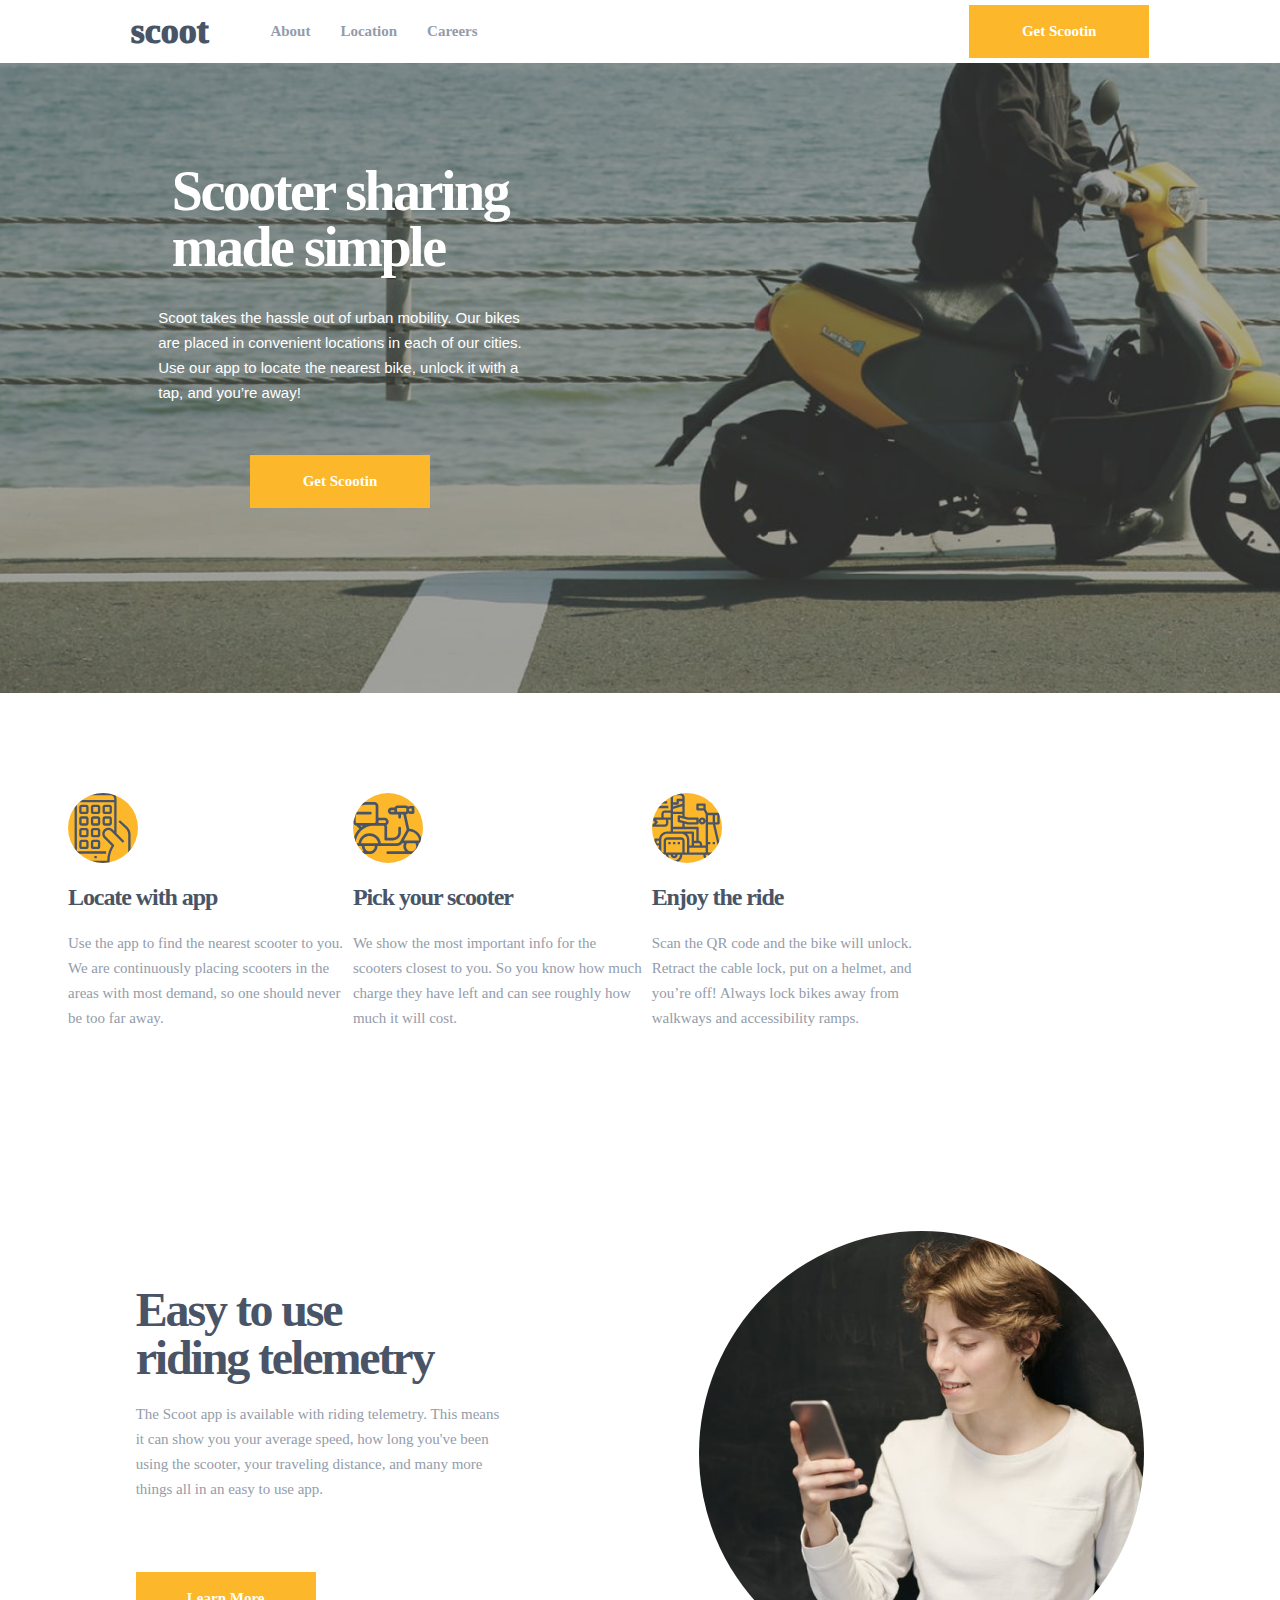
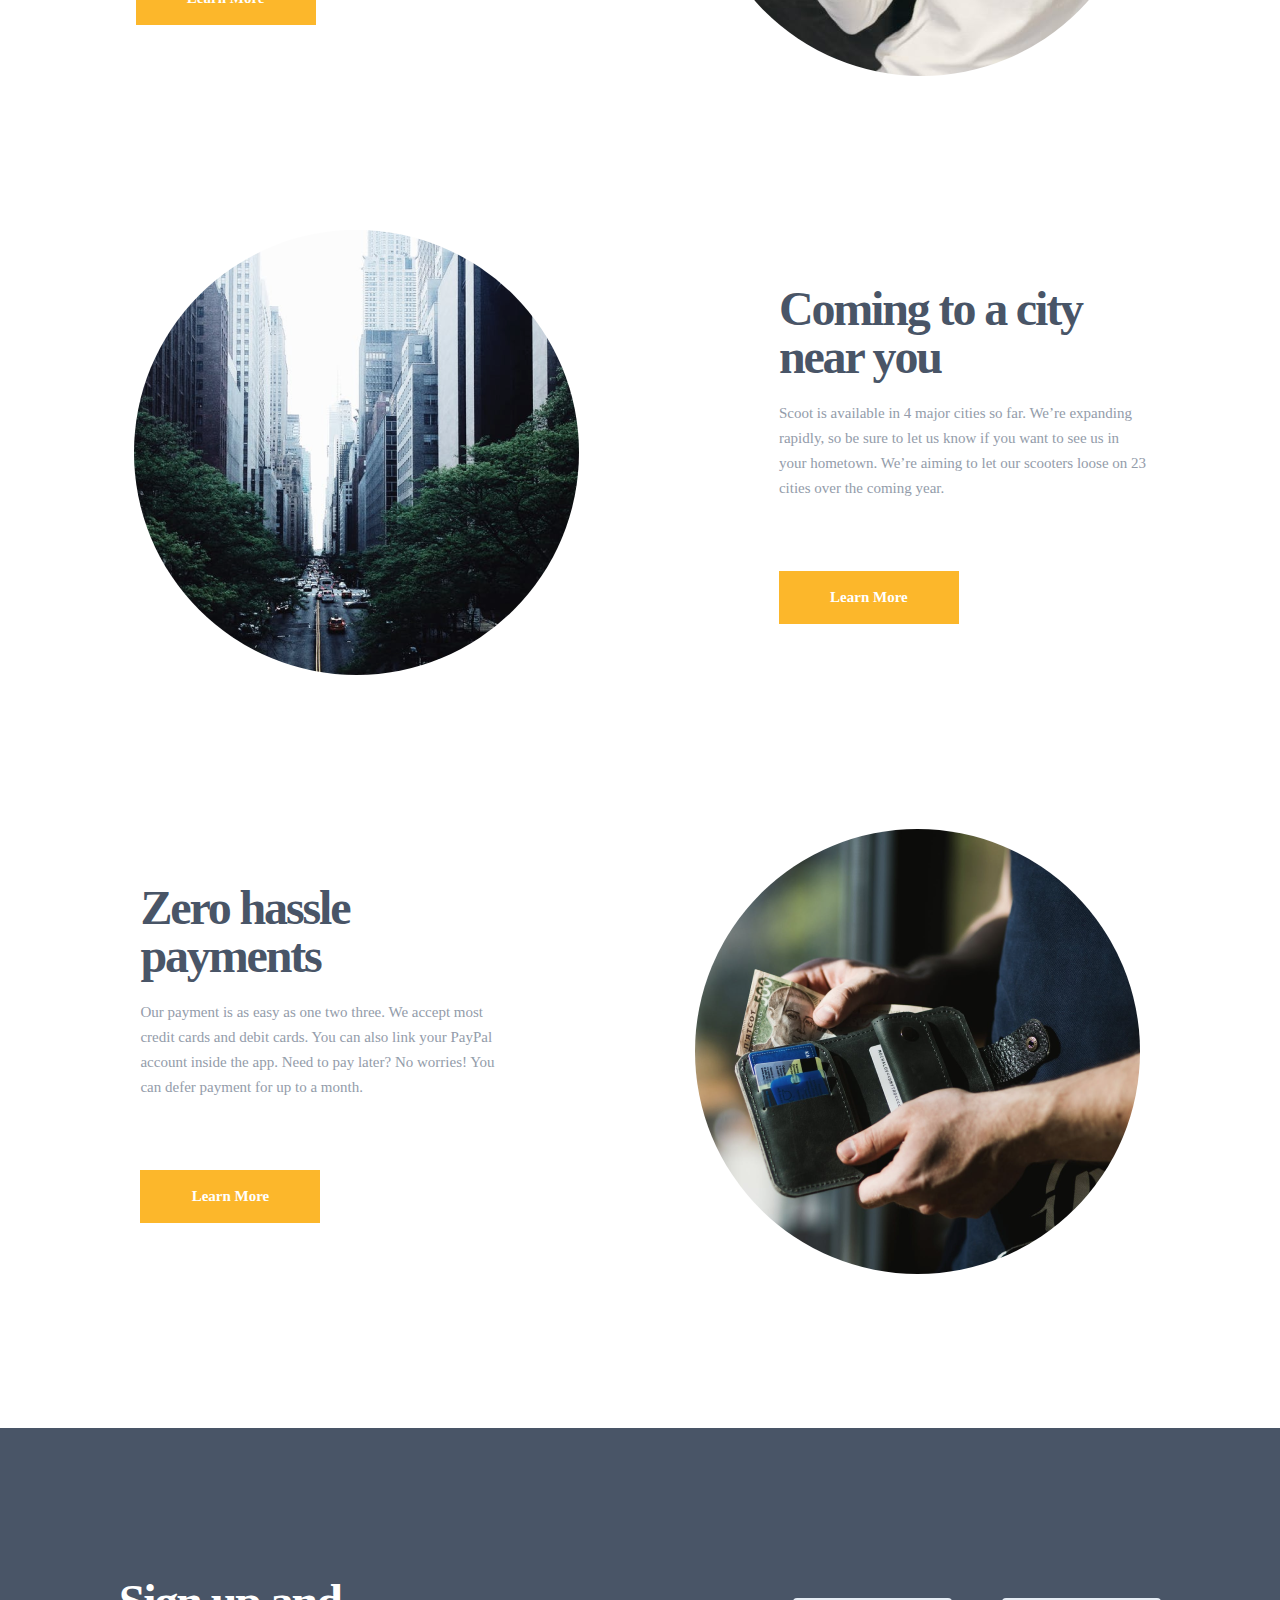
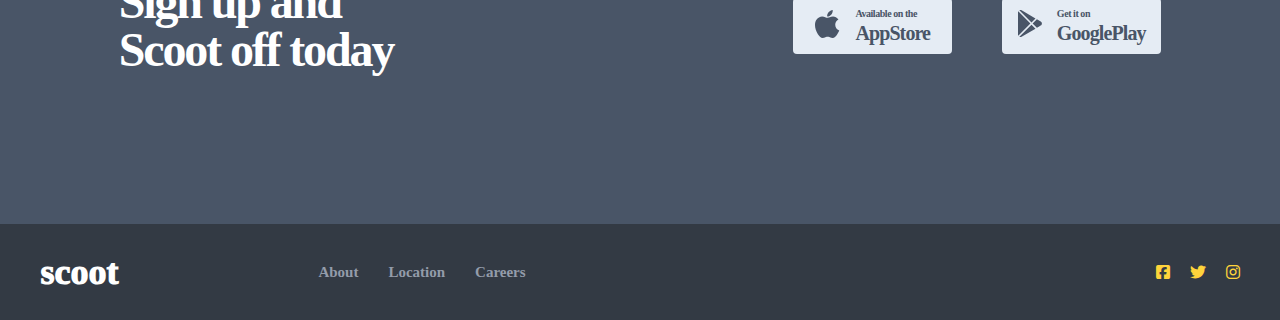
<file: index.html>
<!DOCTYPE html>
<html lang="en">
<head>
    <meta charset="UTF-8">
    <meta name="viewport" content="width=device-width, initial-scale=1.0">
    <link rel="stylesheet" href="./scss/style.css">
    <link rel="stylesheet" href="https://cdnjs.cloudflare.com/ajax/libs/font-awesome/6.6.0/css/all.min.css">
    <title>Document</title>
</head>
<body>
    <div class="container">
        <header>
            <div class="h-logo">
                <h1>scoot</h1>
            </div>
            <div class="h-menu">
                <a href="./index-2.html">About</a>
                <a href="./index-4.html">Location</a>
                <a href="./index-3.html">Careers</a>
            </div>
            <div class="h-btn">
                <button type="button">Get Scootin</button>
            </div>
        </header>
        <div class="card-1">
            <div class="background">
            <div class="card-1-text-block">
                <h1>Scooter sharing <br> made simple</h1>
                <p>Scoot takes the hassle out of urban mobility. Our bikes <br>
                     are placed in convenient locations in each of our cities. <br>
                     Use our app to locate the nearest bike, unlock it with a <br>
                     tap, and you’re away!</p>
                <button type="button">Get Scootin</button>
            </div>
            </div>
        </div>
        <div class="card-2">
            <div class="card-2-block">
                <img src="./icons/Combined Shape (1).svg" alt="">
                <h3>Locate with app</h3>
                <p>Use the app to find the nearest scooter to you. <br>
                     We are continuously placing scooters in the <br>
                     areas with most demand, so one should never <br>
                     be too far away. </p>
            </div>
            <div class="card-2-block">
                <img src="./icons/Shape.svg" alt="">
                <h3>Pick your scooter</h3>
                <p>We show the most important info for the <br>
                     scooters closest to you. So you know how much <br>
                     charge they have left and can see roughly how <br>
                     much it will cost.</p>
            </div>
            <div class="card-2-block">
                <img src="./icons/Combined Shape.svg" alt="">
                <h3>Enjoy the ride</h3>
                <p>Scan the QR code and the bike will unlock. <br>
                     Retract the cable lock, put on a helmet, and <br>
                     you’re off! Always lock bikes away from <br>
                     walkways and accessibility ramps.</p>
            </div>
        </div>
        <div class="card-3">
            <div class="card-3-text-block">
                <h1>Easy to use <br> riding telemetry</h1>
                <p>The Scoot app is available with riding telemetry. This means <br>
                     it can show you your average speed, how long you've been <br>
                     using the scooter, your traveling distance, and many more <br>
                     things all in an easy to use app.</p>
                <button type="button">Learn More</button>
            </div>
            <div class="card-3-img-block">
                <img src="./img/f-1.png" alt="">
            </div>
        </div>
        <div class="card-4">
            <div class="card-4-img-block">
                <img src="./img/f-2.png" alt="">
            </div>
            <div class="card-4-text-block">
                <h1>Coming to a city <br> near you</h1>
                <p>Scoot is available in 4 major cities so far. We’re expanding <br>
                     rapidly, so be sure to let us know if you want to see us in <br>
                     your hometown. We’re aiming to let our scooters loose on 23 <br>
                     cities over the coming year.</p>
                <button type="button">Learn More</button>
            </div>
        </div>
        <div class="card-5">
            <div class="card-5-text-block">
                <h1>Zero hassle <br> payments</h1>
                <p>Our payment is as easy as one two three. We accept most <br>
                     credit cards and debit cards. You can also link your PayPal <br>
                     account inside the app. Need to pay later? No worries! You <br>
                     can defer payment for up to a month.</p>
                <button type="button">Learn More</button>
            </div>
            <div class="card-5-img-block">
                <img src="./img/f-3.png" alt="">
            </div>
        </div>
        <div class="footer-top">
            <div class="f-left">
                <h1>Sign up and <br> Scoot off today</h1>
            </div>
            <div class="f-right">
                <div class="footer-box">
                    <div class="footer-img">
                        <img src="./icons/app.svg" alt="">
                    </div>
                    <div class="footer-text">
                        <h6>Available on the</h6>
                        <h4>AppStore</h4>
                    </div>
                </div>
                <div class="footer-box">
                    <div class="footer-img">
                        <img src="./icons/pla.svg" alt="">
                    </div>
                    <div class="footer-text">
                        <h6>Get it on</h6>
                        <h4>GooglePlay</h4>
                    </div>
                </div>
            </div>
        </div>
        <footer>
            <div class="f-logo">
                <h1>scoot</h1>
            </div>
            <div class="f-menu">
                <a href="./index-2.html">About</a>
                <a href="./index-4.html">Location</a>
                <a href="./index-3.html">Careers</a>
            </div>
            <div class="h-icons">
                <i class="fa-brands fa-square-facebook" style="color: #FFD43B;"></i>
                <i class="fa-brands fa-twitter" style="color: #FFD43B;"></i>
                <i class="fa-brands fa-instagram" style="color: #FFD43B;"></i>
            </div>
        </footer>
    </div>
</body>
</html>
</file>
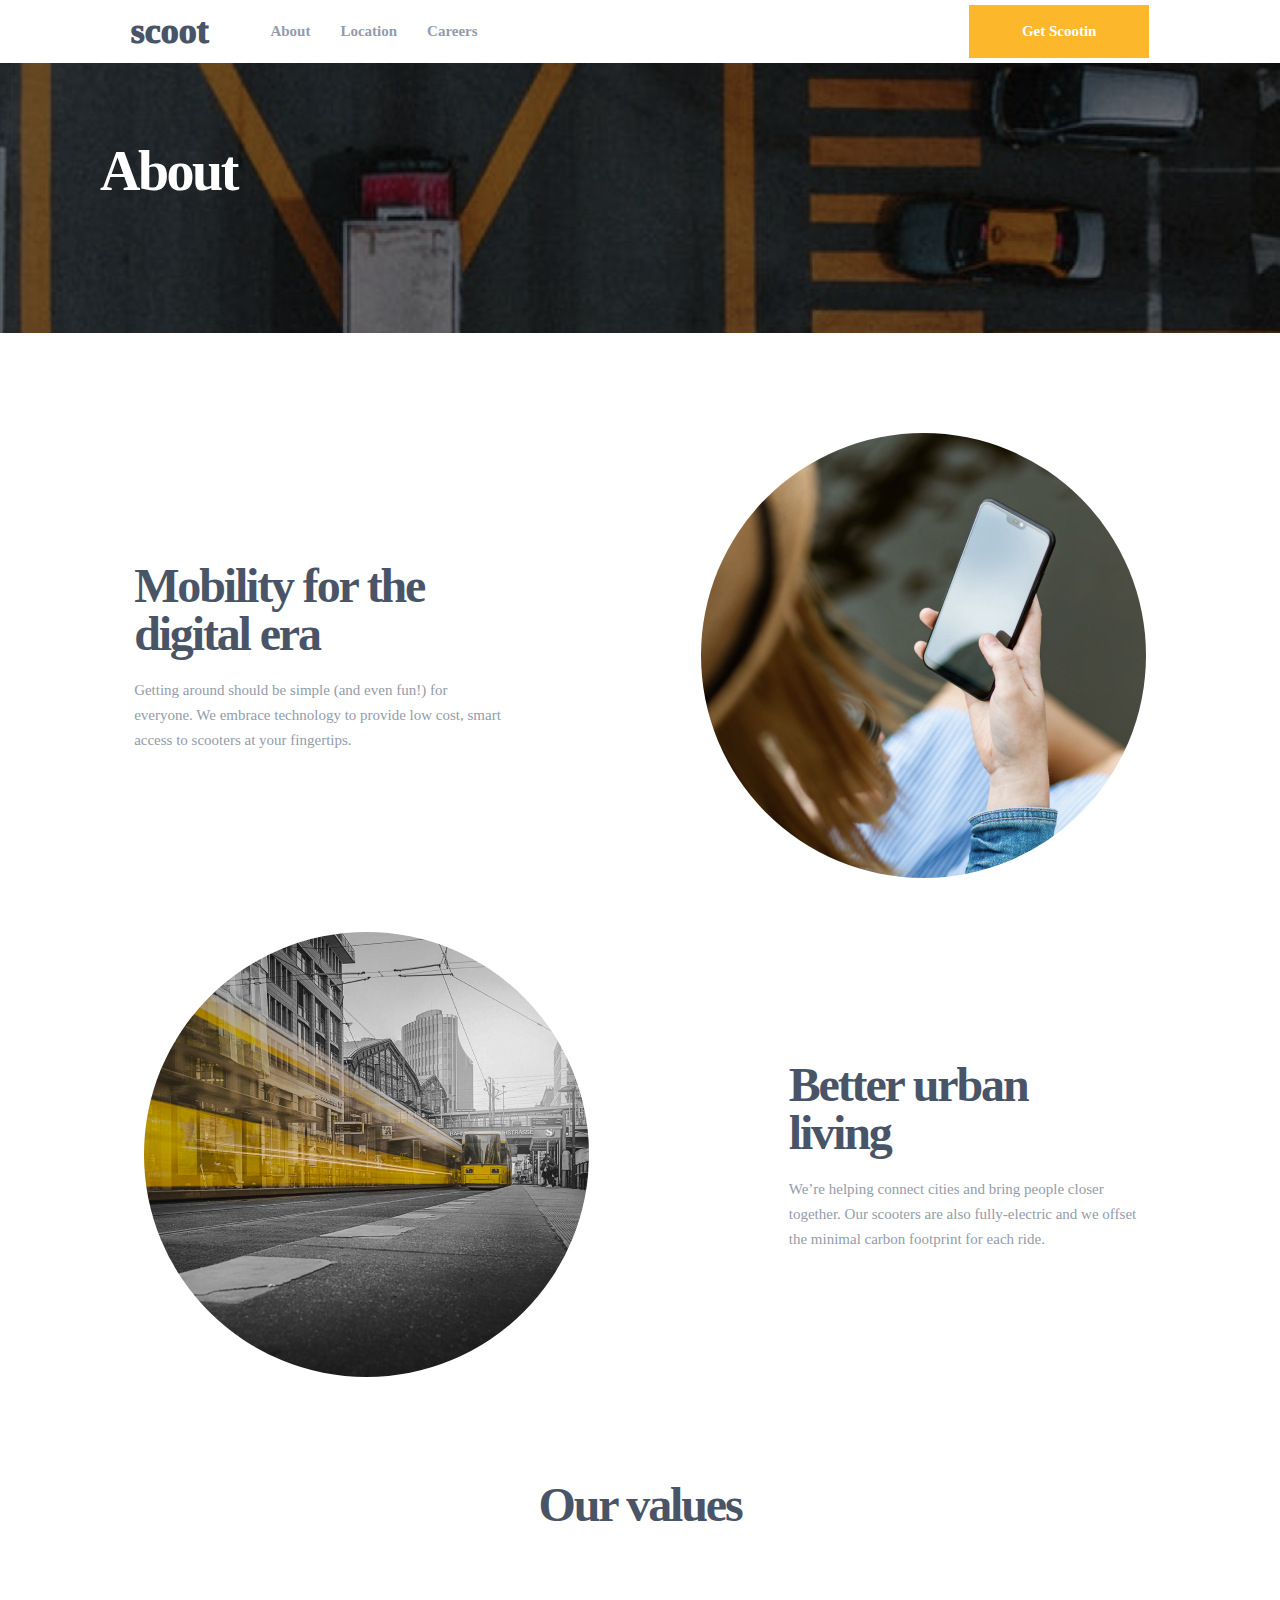
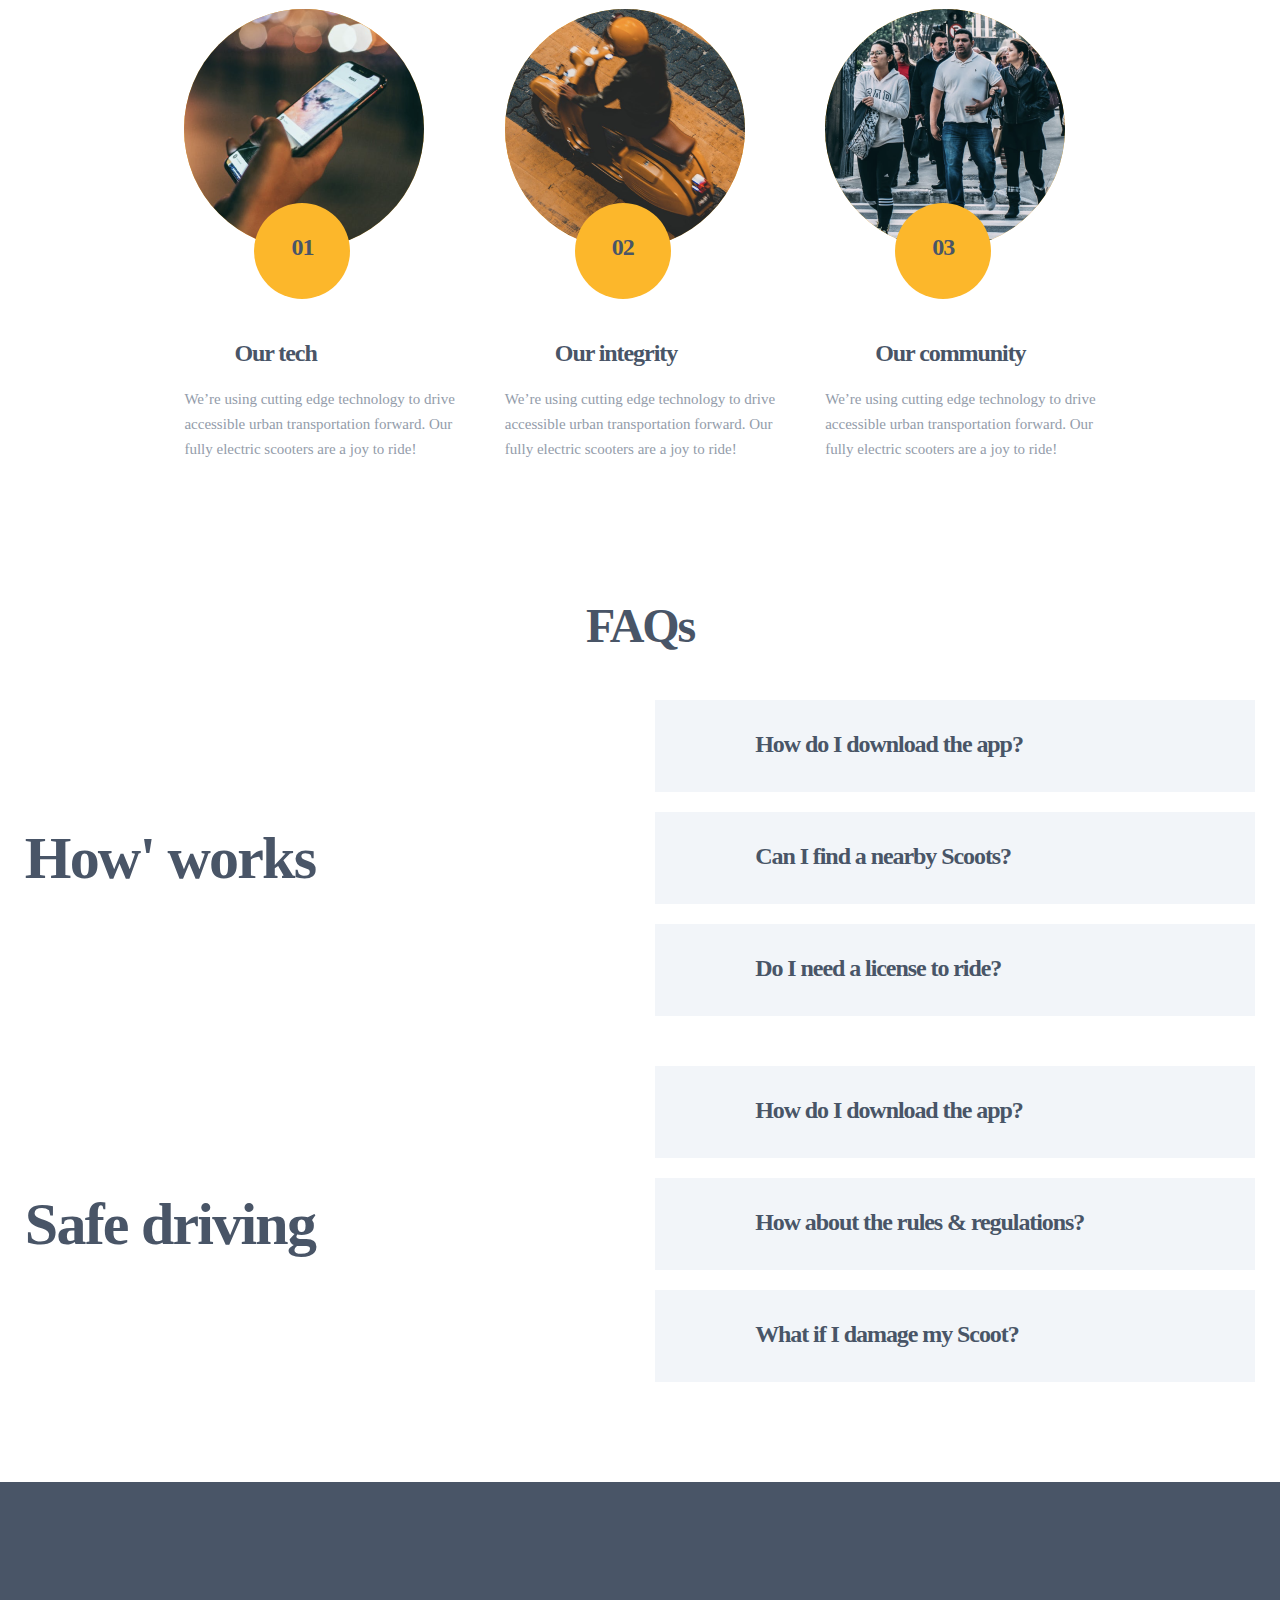
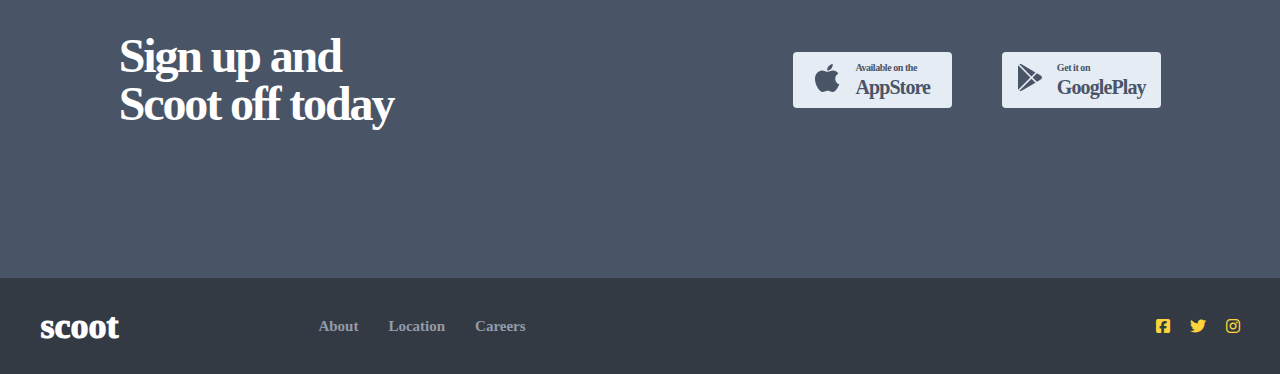
<file: index-2.html>
<!DOCTYPE html>
<html lang="en">
<head>
    <meta charset="UTF-8">
    <meta name="viewport" content="width=device-width, initial-scale=1.0">
    <link rel="stylesheet" href="./scss/style.css">
    <link rel="stylesheet" href="https://cdnjs.cloudflare.com/ajax/libs/font-awesome/6.6.0/css/all.min.css">
    <title>Document</title>
</head>
<body>
    <div class="container-2">
        <header>
            <div class="h-logo">
                <h1>scoot</h1>
            </div>
            <div class="h-menu">
                <a href="./index.html">About</a>
                <a href="./index-4.html">Location</a>
                <a href="./index-3.html">Careers</a>
            </div>
            <div class="h-btn">
                <button type="button">Get Scootin</button>
            </div>
        </header>
        <div class="card-1">
            <div class="background">
                <h1>About</h1>
            </div>
        </div>
        <div class="card-2">
            <div class="card-2-text-block">
                <h1>Mobility for the <br> digital era</h1>
                <p>Getting around should be simple (and even fun!) for <br>
                     everyone. We embrace technology to provide low cost, smart <br>
                     access to scooters at your fingertips.</p>
            </div>
            <div class="card-2-img-block">
                <img src="./img/2-2.png" alt="">
            </div>
        </div>
        <div class="card-3">
            <div class="card-3-img-block">
                <img src="./img/2-3.png" alt="">
            </div>
            <div class="card-3-text-block">
                <h1>Better urban <br> living</h1>
                <p>We’re helping connect cities and bring people closer <br>
                     together. Our scooters are also fully-electric and we offset <br>
                     the minimal carbon footprint for each ride.</p>
            </div>
        </div>
        <div class="card-4">
            <div class="card-4-text-block">
                <h1>Our values</h1>
            </div>
            <div class="card-4-block">
                <div class="card-4-block-img">
                    <img src="./img/2-4.png" alt="">
                    <h4>01</h4>
                    <h3>Our tech</h3>
                    <p>We’re using cutting edge technology to drive <br>
                         accessible urban transportation forward. Our <br>
                         fully electric scooters are a joy to ride!</p>
                </div>
                <div class="card-4-block-img">
                    <img src="./img/2-5.png" alt="">
                    <h4>02</h4>
                    <h3>Our integrity</h3>
                    <p>We’re using cutting edge technology to drive <br>
                        accessible urban transportation forward. Our <br>
                        fully electric scooters are a joy to ride!</p>
                </div>
                <div class="card-4-block-img">
                    <img src="./img/2-6.png" alt="">
                    <h4>03</h4>
                    <h3>Our community</h3>
                    <p>We’re using cutting edge technology to drive <br>
                        accessible urban transportation forward. Our <br>
                        fully electric scooters are a joy to ride!</p>
                </div>
            </div>
        </div>
        <div class="card-5">
            <h1>FAQs</h1>
            <div class="card-5-block">
                <div class="card-5-left">
                    <h2>How' works</h2>
                </div>
                <div class="card-5-right">
                    <h4>How do I download the app?</h4>
                    <h4>Can I find a nearby Scoots?</h4>
                    <h4>Do I need a license to ride?</h4>
                </div>
            </div>
            <div class="card-5-block">
                <div class="card-5-left">
                    <h2>Safe driving</h2>
                </div>
                <div class="card-5-right">
                    <h4>How do I download the app?</h4>
                    <h4>How about the rules & regulations?</h4>
                    <h4>What if I damage my Scoot?</h4>
                </div>
            </div>
        </div>
        <div class="footer-top">
            <div class="f-left">
                <h1>Sign up and <br> Scoot off today</h1>
            </div>
            <div class="f-right">
                <div class="footer-box">
                    <div class="footer-img">
                        <img src="./icons/app.svg" alt="">
                    </div>
                    <div class="footer-text">
                        <h6>Available on the</h6>
                        <h4>AppStore</h4>
                    </div>
                </div>
                <div class="footer-box">
                    <div class="footer-img">
                        <img src="./icons/pla.svg" alt="">
                    </div>
                    <div class="footer-text">
                        <h6>Get it on</h6>
                        <h4>GooglePlay</h4>
                    </div>
                </div>
            </div>
        </div>
        <footer>
            <div class="f-logo">
                <h1>scoot</h1>
            </div>
            <div class="f-menu">
                <a href="./index.html">About</a>
                <a href="./index-4.html">Location</a>
                <a href="./index-3.html">Careers</a>
            </div>
            <div class="h-icons">
                <i class="fa-brands fa-square-facebook" style="color: #FFD43B;"></i>
                <i class="fa-brands fa-twitter" style="color: #FFD43B;"></i>
                <i class="fa-brands fa-instagram" style="color: #FFD43B;"></i>
            </div>
        </footer>
    </div>
</body>
</html>
</file>
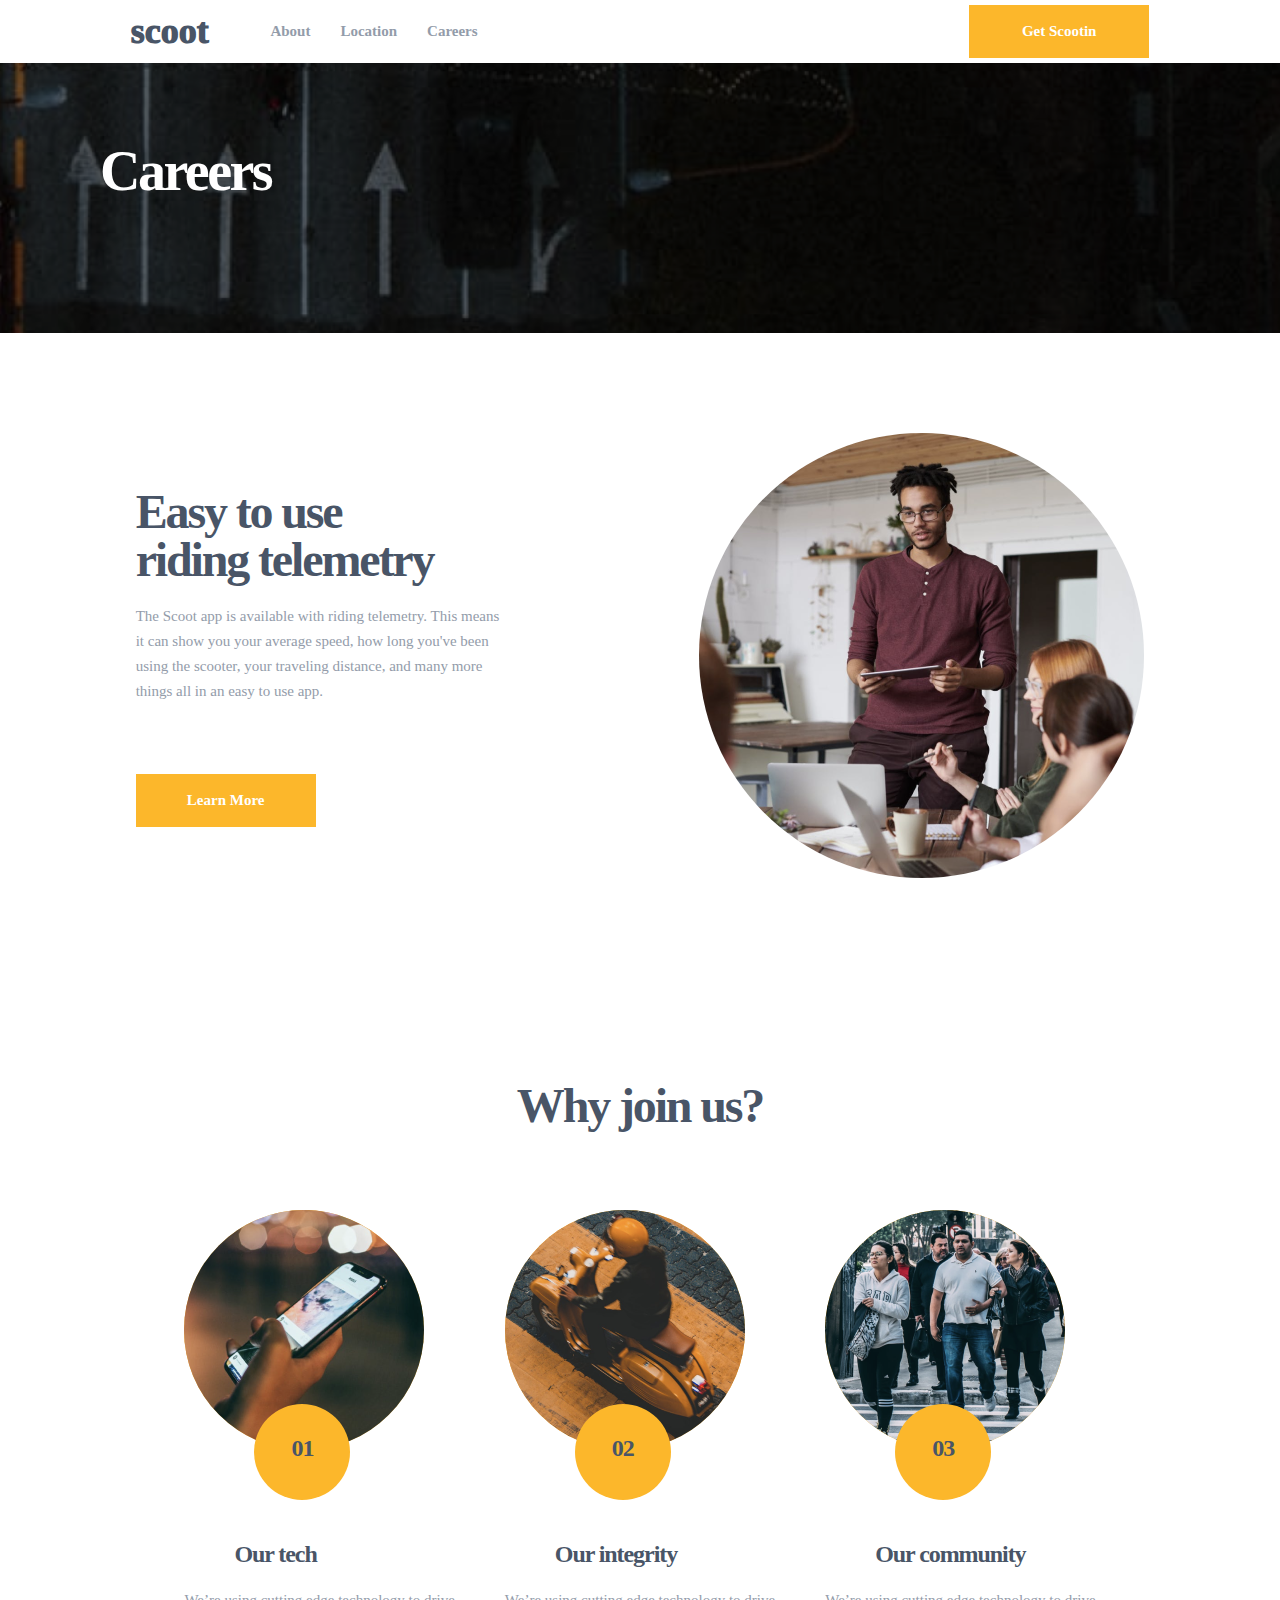
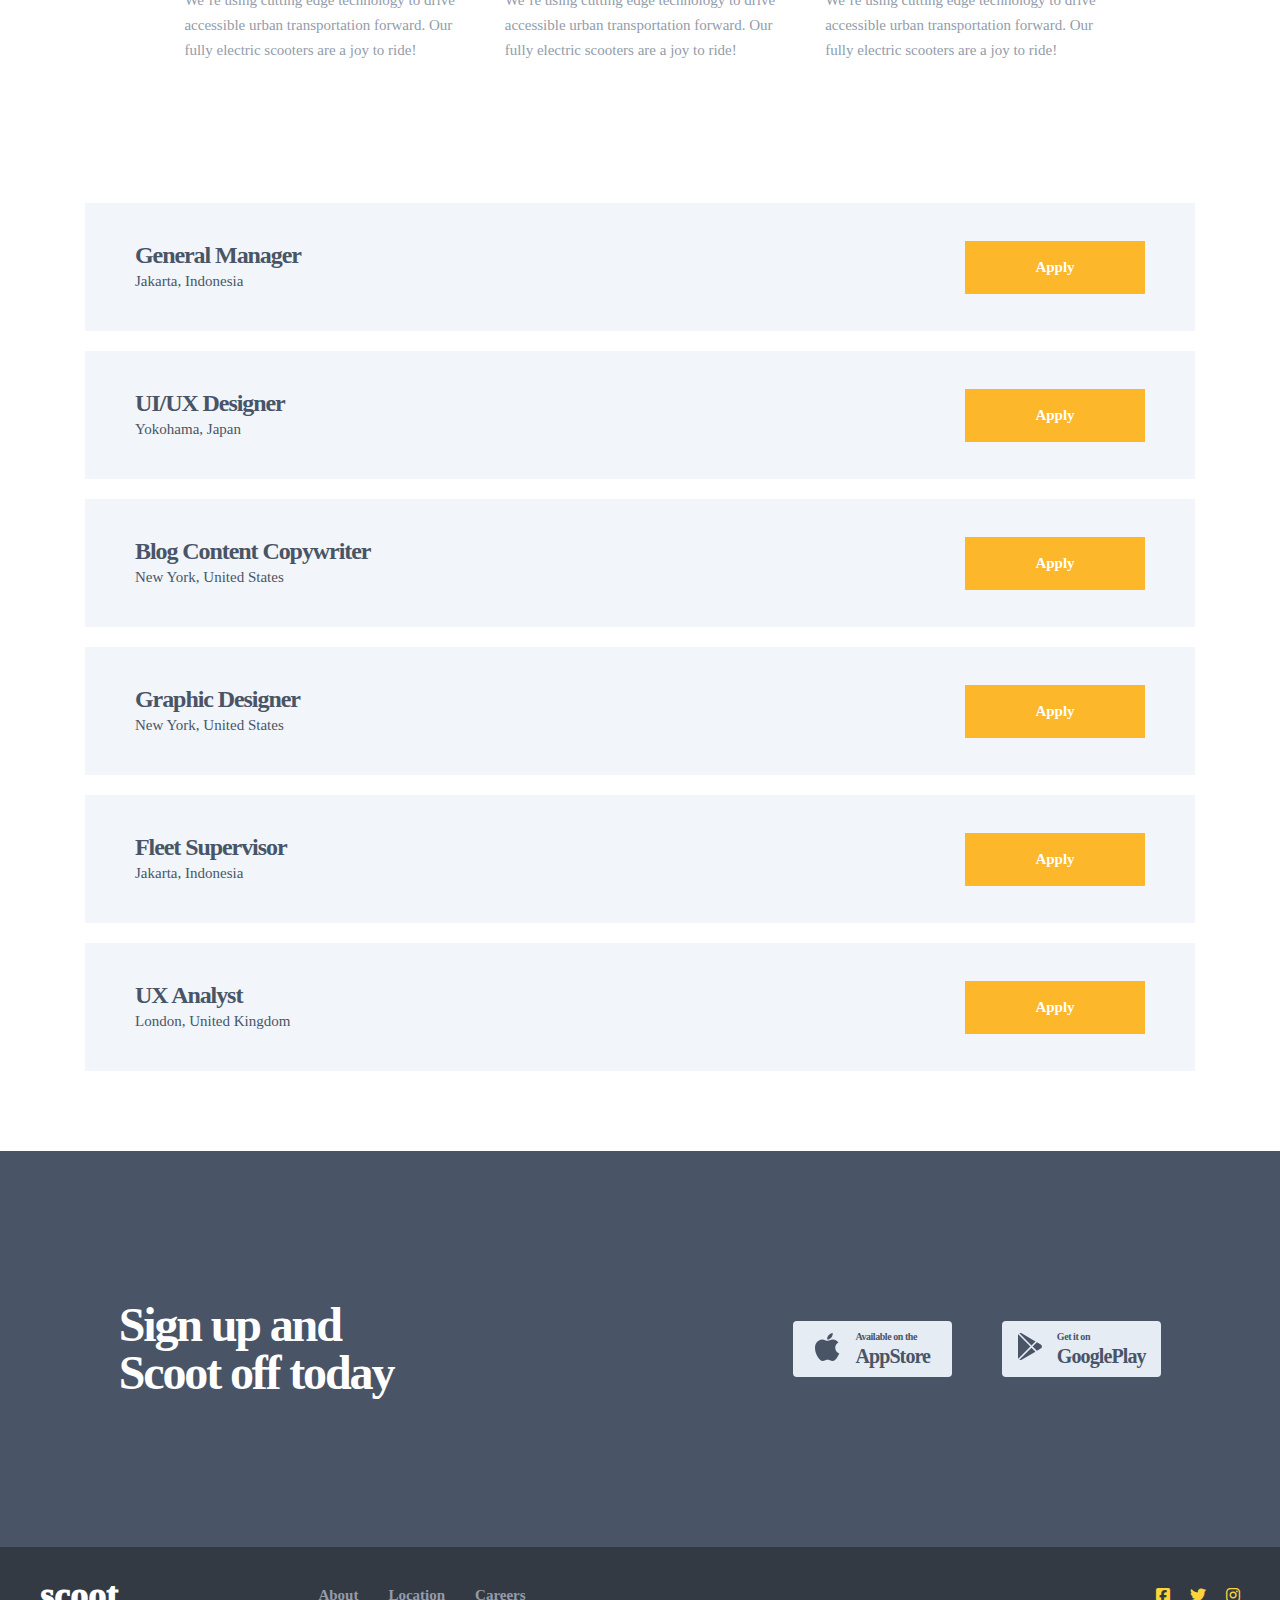
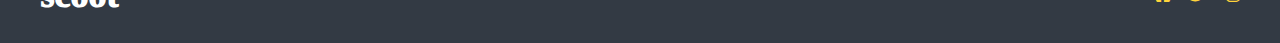
<file: index-3.html>
<!DOCTYPE html>
<html lang="en">
<head>
    <meta charset="UTF-8">
    <meta name="viewport" content="width=device-width, initial-scale=1.0">
    <link rel="stylesheet" href="./scss/style-2.css">
    <link rel="stylesheet" href="https://cdnjs.cloudflare.com/ajax/libs/font-awesome/6.6.0/css/all.min.css">
    <title>Document</title>
</head>
<body>
    <div class="container-3">
        <header>
            <div class="h-logo">
                <h1>scoot</h1>
            </div>
            <div class="h-menu">
                <a href="./index-2.html">About</a>
                <a href="./index-4.html">Location</a>
                <a href="./index.html">Careers</a>
            </div>
            <div class="h-btn">
                <button type="button">Get Scootin</button>
            </div>
        </header>
        <div class="card-1">
            <div class="background">
                <h1>Careers</h1>
            </div>
        </div>
        <div class="card-2">
            <div class="card-2-text-block">
                <h1>Easy to use <br> riding telemetry</h1>
                <p>The Scoot app is available with riding telemetry. This means <br>
                     it can show you your average speed, how long you've been <br>
                     using the scooter, your traveling distance, and many more <br>
                     things all in an easy to use app.</p>
                <button type="button">Learn More</button>
            </div>
            <div class="card-3-img-block">
                <img src="./img/3-2.png" alt="">
            </div>
        </div>
        <div class="card-3">
            <div class="card-3-text-block">
                <h1>Why join us?</h1>
            </div>
            <div class="card-3-block">
                <div class="card-3-block-img">
                    <img src="./img/2-4.png" alt="">
                    <h4>01</h4>
                    <h3>Our tech</h3>
                    <p>We’re using cutting edge technology to drive <br>
                         accessible urban transportation forward. Our <br>
                         fully electric scooters are a joy to ride!</p>
                </div>
                <div class="card-3-block-img">
                    <img src="./img/2-5.png" alt="">
                    <h4>02</h4>
                    <h3>Our integrity</h3>
                    <p>We’re using cutting edge technology to drive <br>
                        accessible urban transportation forward. Our <br>
                        fully electric scooters are a joy to ride!</p>
                </div>
                <div class="card-3-block-img">
                    <img src="./img/2-6.png" alt="">
                    <h4>03</h4>
                    <h3>Our community</h3>
                    <p>We’re using cutting edge technology to drive <br>
                        accessible urban transportation forward. Our <br>
                        fully electric scooters are a joy to ride!</p>
                </div>
            </div>
        </div>
        <div class="card-4">
            <div class="card-4-block">
                <div class="card-4-text">
                    <h3>General Manager</h3>
                    <h5>Jakarta, Indonesia</h5>
                </div>
                <div class="card-4-btn">
                    <button type="button">Apply</button>
                </div>
            </div>
            <div class="card-4-block">
                <div class="card-4-text">
                    <h3>UI/UX Designer</h3>
                    <h5>Yokohama, Japan</h5>
                </div>
                <div class="card-4-btn">
                    <button type="button">Apply</button>
                </div>
            </div>
            <div class="card-4-block">
                <div class="card-4-text">
                    <h3>Blog Content Copywriter</h3>
                    <h5>New York, United States</h5>
                </div>
                <div class="card-4-btn">
                    <button type="button">Apply</button>
                </div>
            </div>
            <div class="card-4-block">
                <div class="card-4-text">
                    <h3>Graphic Designer</h3>
                    <h5>New York, United States</h5>
                </div>
                <div class="card-4-btn">
                    <button type="button">Apply</button>
                </div>
            </div>
            <div class="card-4-block">
                <div class="card-4-text">
                    <h3>Fleet Supervisor</h3>
                    <h5>Jakarta, Indonesia</h5>
                </div>
                <div class="card-4-btn">
                    <button type="button">Apply</button>
                </div>
            </div>
            <div class="card-4-block">
                <div class="card-4-text">
                    <h3>UX Analyst</h3>
                    <h5>London, United Kingdom</h5>
                </div>
                <div class="card-4-btn">
                    <button type="button">Apply</button>
                </div>
            </div>
        </div>
        <div class="footer-top">
            <div class="f-left">
                <h1>Sign up and <br> Scoot off today</h1>
            </div>
            <div class="f-right">
                <div class="footer-box">
                    <div class="footer-img">
                        <img src="./icons/app.svg" alt="">
                    </div>
                    <div class="footer-text">
                        <h6>Available on the</h6>
                        <h4>AppStore</h4>
                    </div>
                </div>
                <div class="footer-box">
                    <div class="footer-img">
                        <img src="./icons/pla.svg" alt="">
                    </div>
                    <div class="footer-text">
                        <h6>Get it on</h6>
                        <h4>GooglePlay</h4>
                    </div>
                </div>
            </div>
        </div>
        <footer>
            <div class="f-logo">
                <h1>scoot</h1>
            </div>
            <div class="f-menu">
                <a href="./index-2.html">About</a>
                <a href="./index-4.html">Location</a>
                <a href="./index.html">Careers</a>
            </div>
            <div class="h-icons">
                <i class="fa-brands fa-square-facebook" style="color: #FFD43B;"></i>
                <i class="fa-brands fa-twitter" style="color: #FFD43B;"></i>
                <i class="fa-brands fa-instagram" style="color: #FFD43B;"></i>
            </div>
        </footer>
    </div>
</body>
</html>
</file>
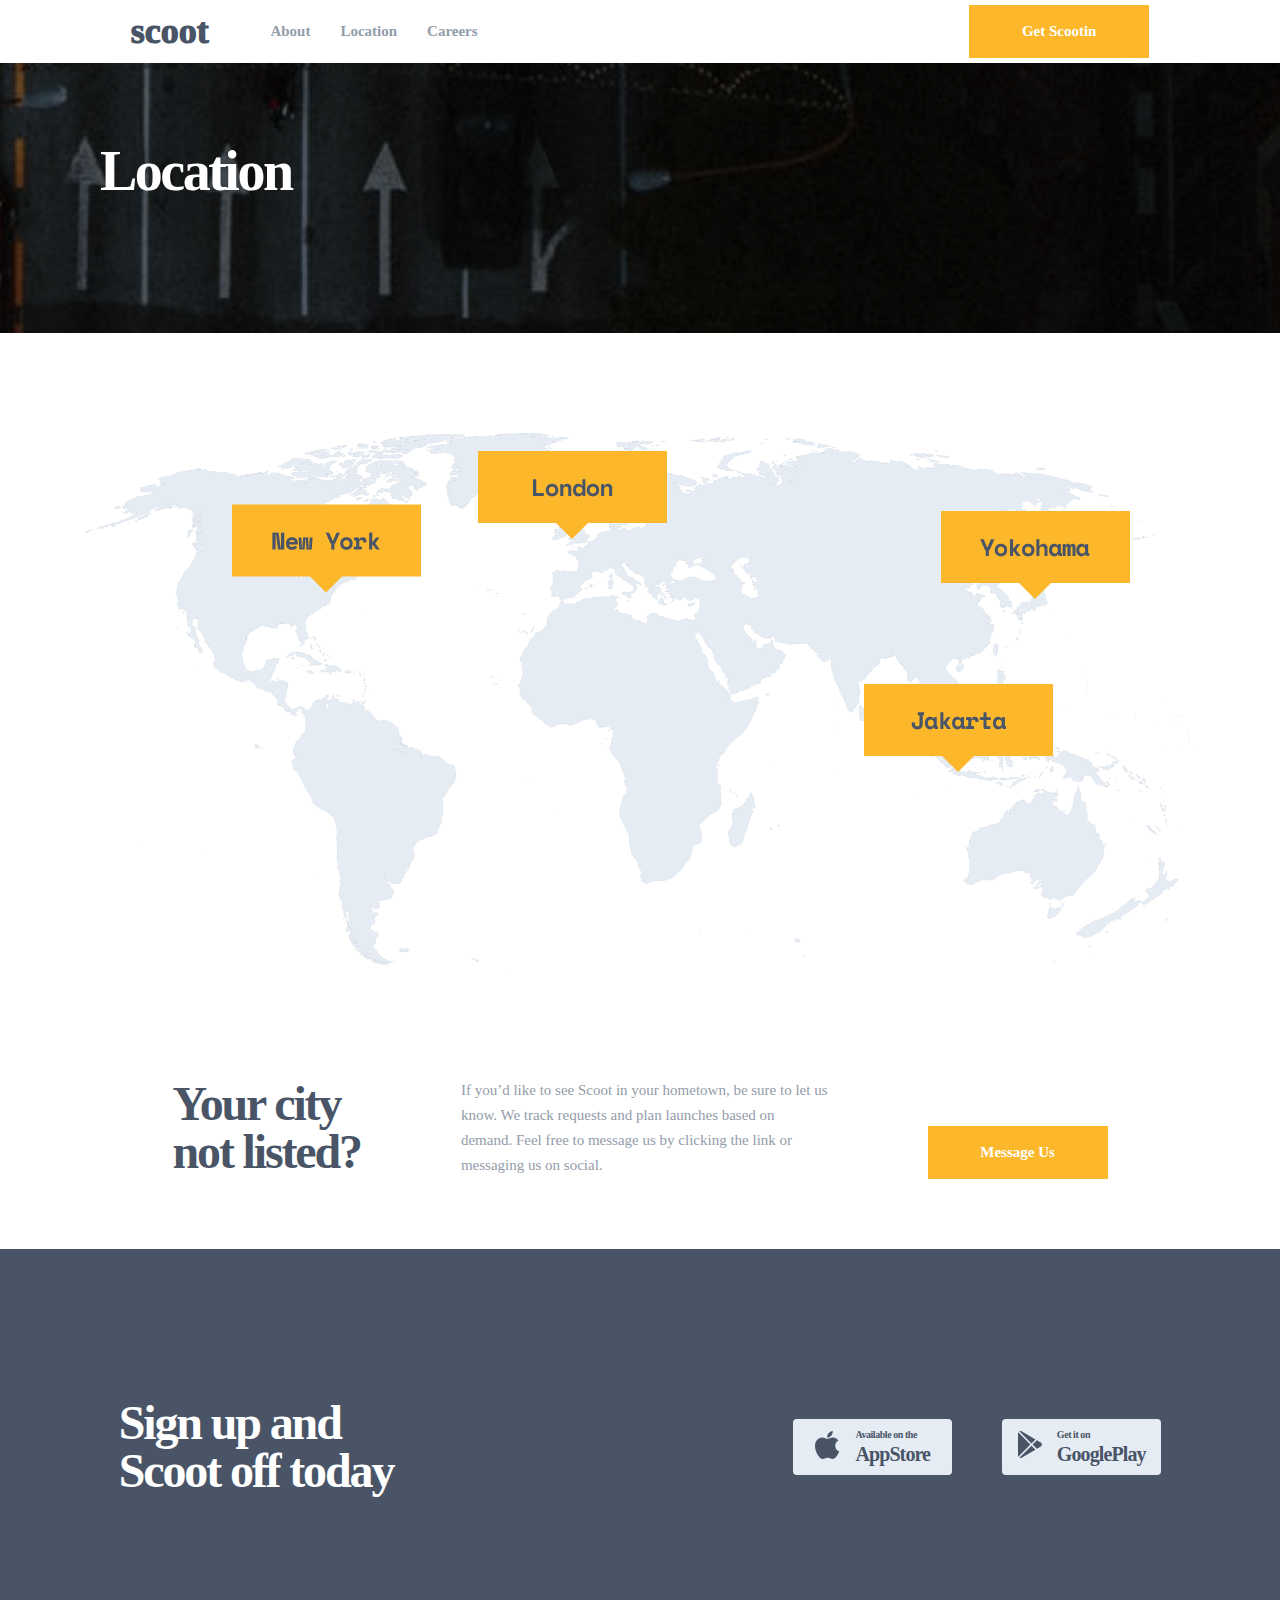
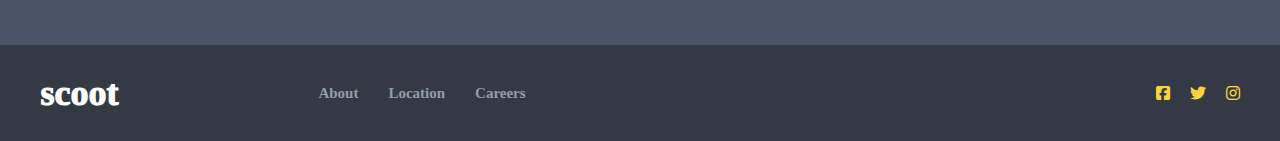
<file: index-4.html>
<!DOCTYPE html>
<html lang="en">
<head>
    <meta charset="UTF-8">
    <meta name="viewport" content="width=device-width, initial-scale=1.0">
    <link rel="stylesheet" href="./scss/style-2.css">
    <link rel="stylesheet" href="https://cdnjs.cloudflare.com/ajax/libs/font-awesome/6.6.0/css/all.min.css">
    <title>Document</title>
</head>
<body>
    <div class="container-4">
        <header>
            <div class="h-logo">
                <h1>scoot</h1>
            </div>
            <div class="h-menu">
                <a href="./index-2.html">About</a>
                <a href="./index.html">Location</a>
                <a href="./index-3.html">Careers</a>
            </div>
            <div class="h-btn">
                <button type="button">Get Scootin</button>
            </div>
        </header>
        <div class="card-1">
            <div class="background">
                <h1>Location</h1>
            </div>
        </div>
        <div class="card-2">
            <img src="./img/Group 7.png" alt="">
        </div>
        <div class="card-3">
            <h1>Your city <br> not listed?</h1>
            <p>If you’d like to see Scoot in your hometown, be sure to let us <br>
                 know. We track requests and plan launches based on <br>
                 demand. Feel free to message us by clicking the link or <br>
                messaging us on social.</p>
            <button type="button">Message Us</button>
        </div>
        <div class="footer-top">
            <div class="f-left">
                <h1>Sign up and <br> Scoot off today</h1>
            </div>
            <div class="f-right">
                <div class="footer-box">
                    <div class="footer-img">
                        <img src="./icons/app.svg" alt="">
                    </div>
                    <div class="footer-text">
                        <h6>Available on the</h6>
                        <h4>AppStore</h4>
                    </div>
                </div>
                <div class="footer-box">
                    <div class="footer-img">
                        <img src="./icons/pla.svg" alt="">
                    </div>
                    <div class="footer-text">
                        <h6>Get it on</h6>
                        <h4>GooglePlay</h4>
                    </div>
                </div>
            </div>
        </div>
        <footer>
            <div class="f-logo">
                <h1>scoot</h1>
            </div>
            <div class="f-menu">
                <a href="./index-2.html">About</a>
                <a href="./index.html">Location</a>
                <a href="./index-3.html">Careers</a>
            </div>
            <div class="h-icons">
                <i class="fa-brands fa-square-facebook" style="color: #FFD43B;"></i>
                <i class="fa-brands fa-twitter" style="color: #FFD43B;"></i>
                <i class="fa-brands fa-instagram" style="color: #FFD43B;"></i>
            </div>
        </footer>
    </div>
</body>
</html>
</file>
<file: scss/style.css>
* {
  margin: 0;
  padding: 0;
  box-sizing: border-box;
}

.container {
  max-width: 100%;
}
.container header {
  display: flex;
  justify-content: space-around;
  align-items: center;
  max-width: 100%;
  width: auto;
  background-color: #fff;
}
.container header h1 {
  font-family: Georgia, Times, "Times New Roman", serif;
  font-size: 36px;
  font-weight: 1000;
  line-height: 25px;
  text-align: left;
  color: #495567;
}
.container header .h-menu {
  display: flex;
  justify-content: center;
  align-items: center;
  transform: translateX(-200px);
}
.container header .h-menu a {
  font-family: Georgia;
  font-size: 15px;
  font-weight: 700;
  line-height: 25px;
  text-decoration: none;
  color: #939CAA;
  margin-right: 30px;
}
.container header .h-menu a:hover {
  color: #FCB72B;
  text-decoration: underline;
  transition: all 0.2 ease-in;
}
.container header button {
  width: 180px;
  height: 53px;
  background: #FCB72B;
  font-family: Georgia;
  font-size: 15px;
  font-weight: 700;
  line-height: 25px;
  text-align: center;
  color: #FFFFFF;
  border-style: none;
  margin-top: 5px;
  margin-bottom: 5px;
}
.container header button:hover {
  background-color: #977241;
  color: rgb(72, 72, 72);
  transition: all 0.2 ease-in;
}
.container .card-1 {
  display: flex;
  justify-content: center;
  align-items: center;
  background-image: url(/img/Bitmap.png);
  width: 100%;
  height: 70vh;
  background-position: center;
  background-repeat: no-repeat;
  background-size: cover;
}
.container .card-1 .background {
  width: 100%;
  height: 70vh;
  background-color: rgba(68, 68, 68, 0.4666666667);
}
.container .card-1 .background .card-1-text-block {
  display: flex;
  flex-direction: column;
  justify-content: left;
  align-items: center;
  margin-top: 100px;
  transform: translateX(-300px);
}
.container .card-1 .background .card-1-text-block h1 {
  font-family: Georgia, "Times New Roman", Times, serif;
  font-size: 56px;
  font-weight: 700;
  line-height: 56px;
  letter-spacing: -2.5px;
  color: #FFFFFF;
}
.container .card-1 .background .card-1-text-block p {
  font-family: "Gill Sans", "Gill Sans MT", Calibri, "Trebuchet MS", sans-serif;
  font-size: 15px;
  font-weight: 400;
  line-height: 25px;
  color: #fff;
  margin-top: 30px;
}
.container .card-1 .background .card-1-text-block button {
  width: 180px;
  height: 53px;
  background: #FCB72B;
  font-family: Georgia;
  font-size: 15px;
  font-weight: 700;
  line-height: 25px;
  text-align: center;
  color: #FFFFFF;
  border-style: none;
  margin-top: 50px;
}
.container .card-1 .background .card-1-text-block button:hover {
  background-color: #977241;
  color: rgb(72, 72, 72);
  transition: all 0.2 ease-in;
}
.container .card-2 {
  display: flex;
  justify-content: center;
  align-items: center;
  gap: 10px;
}
.container .card-2 .card-2-block {
  transform: translateX(-150px);
  display: flex;
  flex-direction: column;
  gap: 20px;
  margin-top: 100px;
  margin-bottom: 200px;
}
.container .card-2 .card-2-block img {
  width: 70px;
  height: 70px;
  background-color: #FCB72B;
  border-radius: 50%;
}
.container .card-2 .card-2-block h3 {
  font-family: Georgia, "Times New Roman", Times, serif;
  font-size: 24px;
  font-weight: 700;
  line-height: 28px;
  letter-spacing: -1.0714285374px;
  text-align: left;
  color: #495567;
}
.container .card-2 .card-2-block p {
  font-family: Georgia, "Times New Roman", Times, serif;
  font-size: 15px;
  font-weight: 400;
  line-height: 25px;
  text-align: left;
  color: #939CAA;
}
.container .card-3 {
  display: flex;
  justify-content: center;
  align-items: center;
  gap: 200px;
}
.container .card-3 img {
  width: 445px;
  height: 445px;
  border-radius: 50%;
  margin-bottom: 150px;
}
.container .card-3 .card-3-text-block {
  display: flex;
  justify-content: left;
  gap: 20px;
  flex-direction: column;
  margin-bottom: 150px;
}
.container .card-3 .card-3-text-block h1 {
  font-family: Georgia, "Times New Roman", Times, serif;
  font-size: 48px;
  font-weight: 700;
  line-height: 48px;
  letter-spacing: -2.1428570747px;
  text-align: left;
  color: #495567;
}
.container .card-3 .card-3-text-block p {
  font-family: Georgia, "Times New Roman", Times, serif;
  font-size: 15px;
  font-weight: 400;
  line-height: 25px;
  text-align: left;
  color: #939CAA;
}
.container .card-3 .card-3-text-block button {
  width: 180px;
  height: 53px;
  background: #FCB72B;
  font-family: Georgia;
  font-size: 15px;
  font-weight: 700;
  line-height: 25px;
  text-align: center;
  color: #FFFFFF;
  border-style: none;
  margin-top: 50px;
}
.container .card-3 .card-3-text-block button:hover {
  background-color: #977241;
  color: rgb(72, 72, 72);
  transition: all 0.2 ease-in;
}
.container .card-4 {
  display: flex;
  justify-content: center;
  align-items: center;
  gap: 200px;
}
.container .card-4 img {
  width: 445px;
  height: 445px;
  border-radius: 50%;
  margin-bottom: 150px;
}
.container .card-4 .card-4-text-block {
  display: flex;
  justify-content: left;
  gap: 20px;
  flex-direction: column;
  margin-bottom: 150px;
}
.container .card-4 .card-4-text-block h1 {
  font-family: Georgia, "Times New Roman", Times, serif;
  font-size: 48px;
  font-weight: 700;
  line-height: 48px;
  letter-spacing: -2.1428570747px;
  text-align: left;
  color: #495567;
}
.container .card-4 .card-4-text-block p {
  font-family: Georgia, "Times New Roman", Times, serif;
  font-size: 15px;
  font-weight: 400;
  line-height: 25px;
  text-align: left;
  color: #939CAA;
}
.container .card-4 .card-4-text-block button {
  width: 180px;
  height: 53px;
  background: #FCB72B;
  font-family: Georgia;
  font-size: 15px;
  font-weight: 700;
  line-height: 25px;
  text-align: center;
  color: #FFFFFF;
  border-style: none;
  margin-top: 50px;
}
.container .card-4 .card-4-text-block button:hover {
  background-color: #977241;
  color: rgb(72, 72, 72);
  transition: all 0.2 ease-in;
}
.container .card-5 {
  display: flex;
  justify-content: center;
  align-items: center;
  gap: 200px;
}
.container .card-5 img {
  width: 445px;
  height: 445px;
  border-radius: 50%;
  margin-bottom: 150px;
}
.container .card-5 .card-5-text-block {
  display: flex;
  justify-content: left;
  gap: 20px;
  flex-direction: column;
  margin-bottom: 150px;
}
.container .card-5 .card-5-text-block h1 {
  font-family: Georgia, "Times New Roman", Times, serif;
  font-size: 48px;
  font-weight: 700;
  line-height: 48px;
  letter-spacing: -2.1428570747px;
  text-align: left;
  color: #495567;
}
.container .card-5 .card-5-text-block p {
  font-family: Georgia, "Times New Roman", Times, serif;
  font-size: 15px;
  font-weight: 400;
  line-height: 25px;
  text-align: left;
  color: #939CAA;
}
.container .card-5 .card-5-text-block button {
  width: 180px;
  height: 53px;
  background: #FCB72B;
  font-family: Georgia;
  font-size: 15px;
  font-weight: 700;
  line-height: 25px;
  text-align: center;
  color: #FFFFFF;
  border-style: none;
  margin-top: 50px;
}
.container .card-5 .card-5-text-block button:hover {
  background-color: #977241;
  color: rgb(72, 72, 72);
  transition: all 0.2 ease-in;
}
.container .footer-top {
  background: #495567;
  display: flex;
  justify-content: center;
  align-items: center;
  gap: 400px;
}
.container .footer-top .f-left {
  margin-top: 150px;
  margin-bottom: 150px;
  display: flex;
}
.container .footer-top .f-left h1 {
  font-family: Georgia, "Times New Roman", Times, serif;
  font-size: 48px;
  font-weight: 700;
  line-height: 48px;
  letter-spacing: -2.1428570747px;
  text-align: left;
  color: #fff;
}
.container .footer-top .f-right {
  display: flex;
  justify-content: center;
  align-items: center;
  gap: 50px;
}
.container .footer-top .f-right .footer-box {
  width: 159px;
  height: 56px;
  border-radius: 4px;
  display: flex;
  justify-content: center;
  align-items: center;
  gap: 15px;
  background: #E5ECF4;
}
.container .footer-top .f-right .footer-box h4 {
  font-family: Georgia, "Times New Roman", Times, serif;
  font-size: 20px;
  font-weight: 700;
  line-height: 24px;
  letter-spacing: -0.8928571343px;
  text-align: left;
  color: #495567;
}
.container .footer-top .f-right .footer-box h6 {
  font-family: Georgia, "Times New Roman", Times, serif;
  font-size: 10px;
  font-weight: 700;
  line-height: 14.81px;
  letter-spacing: -0.4464285672px;
  text-align: left;
  color: #495567;
}
.container footer {
  width: auto;
  max-width: 100%;
  height: 96px;
  background: #333A44;
  display: flex;
  justify-content: center;
  align-items: center;
  gap: 400px;
}
.container footer h1 {
  font-family: Georgia, Times, "Times New Roman", serif;
  font-size: 36px;
  font-weight: 1000;
  line-height: 25px;
  text-align: left;
  color: #fff;
}
.container footer .f-menu {
  display: flex;
  justify-content: center;
  align-items: center;
  transform: translateX(-200px);
}
.container footer .f-menu a {
  font-family: Georgia;
  font-size: 15px;
  font-weight: 700;
  line-height: 25px;
  text-decoration: none;
  color: #939CAA;
  margin-right: 30px;
}
.container footer .f-menu a:hover {
  color: #FCB72B;
  text-decoration: underline;
  transition: all 0.2 ease-in;
}
.container footer .h-icons {
  display: flex;
  gap: 20px;
}
@media (max-width: 447px) {
  .container header {
    display: flex;
    justify-content: center;
    align-items: center;
    max-width: 100%;
    width: auto;
    background-color: #fff;
    gap: 30px;
  }
  .container header h1 {
    font-family: Georgia, Times, "Times New Roman", serif;
    font-size: 30px;
    font-weight: 1000;
    line-height: 25px;
    text-align: left;
    color: #495567;
    margin-left: 10px;
  }
  .container header .h-menu {
    display: inline;
    justify-content: center;
    align-items: center;
    transform: translateX(30px);
  }
  .container header .h-menu a {
    font-family: Georgia;
    font-size: 15px;
    font-weight: 700;
    line-height: 25px;
    text-decoration: none;
    color: #939CAA;
    margin-right: 10px;
  }
  .container header .h-menu a:hover {
    color: #FCB72B;
    text-decoration: underline;
    transition: all 0.2 ease-in;
  }
  .container header button {
    width: auto;
    max-width: 100%;
    height: 56px;
    background: #FCB72B;
    font-family: Georgia;
    font-size: 15px;
    font-weight: 700;
    line-height: 25px;
    text-align: center;
    color: #FFFFFF;
    border-style: none;
    border-radius: 4px;
    margin-top: 10px;
    margin-bottom: 20px;
  }
  .container header button:hover {
    background-color: #977241;
    color: rgb(72, 72, 72);
    transition: all 0.2 ease-in;
  }
  .container .card-1 {
    background-image: url(/img/Bitmap.png);
    background-position: center;
    background-repeat: no-repeat;
    background-size: cover;
    width: auto;
    max-width: 100%;
    height: 500px;
  }
  .container .card-1 .background {
    max-width: 100%;
    height: 500px;
    background-color: rgba(68, 68, 68, 0.4666666667);
  }
  .container .card-1 .background .card-1-text-block {
    display: flex;
    justify-content: center;
    align-items: center;
    flex-direction: column;
    gap: 5px;
    text-align: center;
    transform: translateX(1px);
  }
  .container .card-1 .background .card-1-text-block h1 {
    font-family: Georgia, "Times New Roman", Times, serif;
    font-size: 40px;
    font-weight: 700;
    line-height: 56px;
    letter-spacing: -2.5px;
    color: #FFFFFF;
  }
  .container .card-1 .background .card-1-text-block p {
    font-family: "Gill Sans", "Gill Sans MT", Calibri, "Trebuchet MS", sans-serif;
    font-size: 15px;
    font-weight: 400;
    line-height: 25px;
    color: #fff;
  }
  .container .card-1 .background .card-1-text-block button {
    width: auto;
    max-width: 100%;
    height: 53px;
    background: #FCB72B;
    font-family: Georgia;
    font-size: 15px;
    font-weight: 700;
    line-height: 25px;
    text-align: center;
    color: #FFFFFF;
    border-style: none;
    transform: translateY(-40px);
  }
  .container .card-1 .background .card-1-text-block button:hover {
    background-color: #977241;
    color: rgb(72, 72, 72);
    transition: all 0.2 ease-in;
  }
  .container .card-2 {
    display: none;
  }
  .container .card-3 {
    display: flex;
    justify-content: center;
    align-items: center;
    flex-direction: column;
    gap: 50px;
    margin-top: 50px;
    margin-bottom: 50px;
  }
  .container .card-3 img {
    width: 200px;
    height: 200px;
    border-radius: 50%;
    margin-bottom: 50px;
  }
  .container .card-3 .card-3-text-block {
    display: flex;
    justify-content: center;
    align-items: center;
    gap: 10px;
    margin-bottom: 50px;
  }
  .container .card-3 .card-3-text-block h1 {
    font-family: Georgia, "Times New Roman", Times, serif;
    font-size: 40px;
    font-weight: 700;
    line-height: 48px;
    letter-spacing: -2.1428570747px;
    text-align: center;
    color: #495567;
  }
  .container .card-3 .card-3-text-block p {
    font-family: Georgia, "Times New Roman", Times, serif;
    font-size: 15px;
    font-weight: 400;
    line-height: 25px;
    text-align: center;
    color: #939CAA;
  }
  .container .card-3 .card-3-text-block button {
    width: 180px;
    height: 53px;
    background: #FCB72B;
    font-family: Georgia;
    font-size: 15px;
    font-weight: 700;
    line-height: 25px;
    text-align: center;
    color: #FFFFFF;
    border-style: none;
    margin-top: 50px;
  }
  .container .card-3 .card-3-text-block button:hover {
    background-color: #977241;
    color: rgb(72, 72, 72);
    transition: all 0.2 ease-in;
  }
  .container .card-4 {
    display: flex;
    justify-content: center;
    align-items: center;
    flex-direction: column;
    gap: 50px;
  }
  .container .card-4 img {
    display: none;
  }
  .container .card-4 .card-4-text-block {
    display: flex;
    justify-content: center;
    align-items: center;
    gap: 10px;
    margin-bottom: 50px;
  }
  .container .card-4 .card-4-text-block h1 {
    font-family: Georgia, "Times New Roman", Times, serif;
    font-size: 40px;
    font-weight: 700;
    line-height: 48px;
    letter-spacing: -2.1428570747px;
    text-align: center;
    color: #495567;
  }
  .container .card-4 .card-4-text-block p {
    font-family: Georgia, "Times New Roman", Times, serif;
    font-size: 15px;
    font-weight: 400;
    line-height: 25px;
    text-align: center;
    color: #939CAA;
  }
  .container .card-4 .card-4-text-block button {
    width: 180px;
    height: 53px;
    background: #FCB72B;
    font-family: Georgia;
    font-size: 15px;
    font-weight: 700;
    line-height: 25px;
    text-align: center;
    color: #FFFFFF;
    border-style: none;
    margin-top: 50px;
  }
  .container .card-4 .card-4-text-block button:hover {
    background-color: #977241;
    color: rgb(72, 72, 72);
    transition: all 0.2 ease-in;
  }
  .container .card-5 {
    display: flex;
    justify-content: center;
    align-items: center;
    flex-direction: column;
    gap: 50px;
  }
  .container .card-5 img {
    width: 200px;
    height: 200px;
    border-radius: 50%;
    margin-bottom: 50px;
  }
  .container .card-5 .card-5-text-block {
    display: flex;
    justify-content: center;
    align-items: center;
    gap: 10px;
    margin-bottom: 50px;
  }
  .container .card-5 .card-5-text-block h1 {
    font-family: Georgia, "Times New Roman", Times, serif;
    font-size: 40px;
    font-weight: 700;
    line-height: 48px;
    letter-spacing: -2.1428570747px;
    text-align: center;
    color: #495567;
  }
  .container .card-5 .card-5-text-block p {
    font-family: Georgia, "Times New Roman", Times, serif;
    font-size: 15px;
    font-weight: 400;
    line-height: 25px;
    text-align: center;
    color: #939CAA;
  }
  .container .card-5 .card-5-text-block button {
    width: 180px;
    height: 53px;
    background: #FCB72B;
    font-family: Georgia;
    font-size: 15px;
    font-weight: 700;
    line-height: 25px;
    text-align: center;
    color: #FFFFFF;
    border-style: none;
    margin-top: 50px;
  }
  .container .card-5 .card-5-text-block button:hover {
    background-color: #977241;
    color: rgb(72, 72, 72);
    transition: all 0.2 ease-in;
  }
  .container .footer-top {
    background: #495567;
    display: flex;
    flex-direction: column;
    justify-content: center;
    align-items: center;
    gap: 20px;
  }
  .container .footer-top .f-left {
    margin-top: 50px;
    display: flex;
  }
  .container .footer-top .f-left h1 {
    font-family: Georgia, "Times New Roman", Times, serif;
    font-size: 48px;
    font-weight: 700;
    line-height: 48px;
    letter-spacing: -2.1428570747px;
    text-align: center;
    color: #fff;
  }
  .container .footer-top .f-right {
    display: inline;
    justify-content: center;
    align-items: center;
  }
  .container .footer-top .f-right .footer-box {
    width: 159px;
    height: 56px;
    border-radius: 4px;
    display: flex;
    justify-content: center;
    align-items: center;
    gap: 5px;
    background: #E5ECF4;
    margin-bottom: 20px;
  }
  .container .footer-top .f-right .footer-box h4 {
    font-family: Georgia, "Times New Roman", Times, serif;
    font-size: 20px;
    font-weight: 700;
    line-height: 24px;
    letter-spacing: -0.8928571343px;
    text-align: left;
    color: #495567;
  }
  .container .footer-top .f-right .footer-box h6 {
    font-family: Georgia, "Times New Roman", Times, serif;
    font-size: 10px;
    font-weight: 700;
    line-height: 14.81px;
    letter-spacing: -0.4464285672px;
    text-align: left;
    color: #495567;
  }
  .container footer {
    width: auto;
    max-width: 100%;
    height: auto;
    background: #333A44;
    display: flex;
    flex-direction: column;
    justify-content: center;
    align-items: center;
    gap: 50px;
  }
  .container footer h1 {
    font-family: Georgia, Times, "Times New Roman", serif;
    font-size: 36px;
    font-weight: 1000;
    line-height: 25px;
    text-align: center;
    color: #fff;
    margin-top: 50px;
  }
  .container footer .f-menu {
    display: flex;
    justify-content: center;
    align-items: center;
    flex-direction: column;
    transform: translateX(15px);
    gap: 10px;
  }
  .container footer .f-menu a {
    font-family: Georgia;
    font-size: 15px;
    font-weight: 700;
    line-height: 25px;
    text-decoration: none;
    color: #939CAA;
    margin-right: 30px;
  }
  .container footer .f-menu a:hover {
    color: #FCB72B;
    text-decoration: underline;
    transition: all 0.2 ease-in;
  }
  .container footer .h-icons {
    display: flex;
    gap: 20px;
  }
}
@media (min-width: 447.1px) and (max-width: 769px) {
  .container header {
    display: flex;
    justify-content: center;
    align-items: center;
    max-width: 100%;
    width: auto;
    gap: 20px;
    background-color: #fff;
  }
  .container header h1 {
    font-family: Georgia, Times, "Times New Roman", serif;
    font-size: 36px;
    font-weight: 1000;
    line-height: 25px;
    text-align: left;
    color: #495567;
  }
  .container header .h-menu {
    display: flex;
    justify-content: center;
    align-items: center;
    transform: translate(1px);
  }
  .container header .h-menu a {
    font-family: Georgia;
    font-size: 15px;
    font-weight: 700;
    line-height: 25px;
    text-decoration: none;
    color: #939CAA;
    margin-right: 30px;
  }
  .container header .h-menu a:hover {
    color: #FCB72B;
    text-decoration: underline;
    transition: all 0.2 ease-in;
  }
  .container header button {
    width: 100px;
    height: 53px;
    background: #FCB72B;
    font-family: Georgia;
    font-size: 15px;
    font-weight: 700;
    line-height: 25px;
    text-align: center;
    color: #FFFFFF;
    border-style: none;
    margin-top: 5px;
    margin-bottom: 5px;
  }
  .container header button:hover {
    background-color: #977241;
    color: rgb(72, 72, 72);
    transition: all 0.2 ease-in;
  }
  .container .card-1 {
    background-image: url(/img/Bitmap.png);
    background-position: center;
    background-repeat: no-repeat;
    background-size: cover;
    width: auto;
    max-width: 100%;
    height: 600px;
  }
  .container .card-1 .background {
    max-width: 100%;
    height: 600px;
    background-color: rgba(68, 68, 68, 0.4666666667);
  }
  .container .card-1 .background .card-1-text-block {
    display: flex;
    justify-content: center;
    align-items: center;
    gap: 5px;
    text-align: center;
    transform: translateY(-1px);
  }
  .container .card-1 .background .card-1-text-block h1 {
    font-family: Georgia, "Times New Roman", Times, serif;
    font-size: 40px;
    font-weight: 700;
    line-height: 56px;
    letter-spacing: -2.5px;
    color: #FFFFFF;
  }
  .container .card-1 .background .card-1-text-block p {
    font-family: "Gill Sans", "Gill Sans MT", Calibri, "Trebuchet MS", sans-serif;
    font-size: 15px;
    font-weight: 400;
    line-height: 25px;
    color: #fff;
  }
  .container .card-1 .background .card-1-text-block button {
    width: auto;
    max-width: 100%;
    height: 53px;
    background: #FCB72B;
    font-family: Georgia;
    font-size: 15px;
    font-weight: 700;
    line-height: 25px;
    text-align: center;
    color: #FFFFFF;
    border-style: none;
  }
  .container .card-1 .background .card-1-text-block button:hover {
    background-color: #977241;
    color: rgb(72, 72, 72);
    transition: all 0.2 ease-in;
  }
  .container .card-2 {
    display: flex;
  }
  .container .card-2 .card-2-block {
    display: flex;
    justify-content: center;
    align-items: center;
    text-align: center;
    transform: translateX(1px);
  }
  .container .card-2 .card-2-block img {
    width: 50px;
    height: 50px;
    background-color: #FCB72B;
    border-radius: 50%;
    text-align: center;
  }
  .container .card-2 .card-2-block h3 {
    font-family: Georgia, "Times New Roman", Times, serif;
    font-size: 24px;
    font-weight: 700;
    line-height: 28px;
    letter-spacing: -1.0714285374px;
    color: #495567;
    text-align: center;
  }
  .container .card-2 .card-2-block p {
    font-family: Georgia, "Times New Roman", Times, serif;
    font-size: 15px;
    font-weight: 400;
    line-height: 25px;
    color: #939CAA;
    text-align: center;
  }
  .container .card-3 {
    display: flex;
    justify-content: center;
    align-items: center;
    flex-direction: column;
    gap: 50px;
  }
  .container .card-3 img {
    width: 300px;
    height: 300px;
    border-radius: 50%;
    margin-bottom: 50px;
  }
  .container .card-3 .card-3-text-block {
    display: flex;
    justify-content: center;
    align-items: center;
    gap: 10px;
    margin-bottom: 50px;
  }
  .container .card-3 .card-3-text-block h1 {
    font-family: Georgia, "Times New Roman", Times, serif;
    font-size: 40px;
    font-weight: 700;
    line-height: 48px;
    letter-spacing: -2.1428570747px;
    text-align: center;
    color: #495567;
  }
  .container .card-3 .card-3-text-block p {
    font-family: Georgia, "Times New Roman", Times, serif;
    font-size: 15px;
    font-weight: 400;
    line-height: 25px;
    text-align: center;
    color: #939CAA;
  }
  .container .card-3 .card-3-text-block button {
    width: 180px;
    height: 53px;
    background: #FCB72B;
    font-family: Georgia;
    font-size: 15px;
    font-weight: 700;
    line-height: 25px;
    text-align: center;
    color: #FFFFFF;
    border-style: none;
    margin-top: 50px;
  }
  .container .card-3 .card-3-text-block button:hover {
    background-color: #977241;
    color: rgb(72, 72, 72);
    transition: all 0.2 ease-in;
  }
  .container .card-4 {
    display: flex;
    justify-content: center;
    align-items: center;
    flex-direction: column;
    gap: 50px;
  }
  .container .card-4 img {
    display: none;
  }
  .container .card-4 .card-4-text-block {
    display: flex;
    justify-content: center;
    align-items: center;
    gap: 10px;
    margin-bottom: 50px;
  }
  .container .card-4 .card-4-text-block h1 {
    font-family: Georgia, "Times New Roman", Times, serif;
    font-size: 40px;
    font-weight: 700;
    line-height: 48px;
    letter-spacing: -2.1428570747px;
    text-align: center;
    color: #495567;
  }
  .container .card-4 .card-4-text-block p {
    font-family: Georgia, "Times New Roman", Times, serif;
    font-size: 15px;
    font-weight: 400;
    line-height: 25px;
    text-align: center;
    color: #939CAA;
  }
  .container .card-4 .card-4-text-block button {
    width: 180px;
    height: 53px;
    background: #FCB72B;
    font-family: Georgia;
    font-size: 15px;
    font-weight: 700;
    line-height: 25px;
    text-align: center;
    color: #FFFFFF;
    border-style: none;
    margin-top: 50px;
  }
  .container .card-4 .card-4-text-block button:hover {
    background-color: #977241;
    color: rgb(72, 72, 72);
    transition: all 0.2 ease-in;
  }
  .container .card-5 {
    display: flex;
    justify-content: center;
    align-items: center;
    flex-direction: column;
    gap: 50px;
  }
  .container .card-5 img {
    width: 300px;
    height: 300px;
    border-radius: 50%;
    margin-bottom: 50px;
  }
  .container .card-5 .card-5-text-block {
    display: flex;
    justify-content: center;
    align-items: center;
    gap: 10px;
    margin-bottom: 50px;
  }
  .container .card-5 .card-5-text-block h1 {
    font-family: Georgia, "Times New Roman", Times, serif;
    font-size: 40px;
    font-weight: 700;
    line-height: 48px;
    letter-spacing: -2.1428570747px;
    text-align: center;
    color: #495567;
  }
  .container .card-5 .card-5-text-block p {
    font-family: Georgia, "Times New Roman", Times, serif;
    font-size: 15px;
    font-weight: 400;
    line-height: 25px;
    text-align: center;
    color: #939CAA;
  }
  .container .card-5 .card-5-text-block button {
    width: 180px;
    height: 53px;
    background: #FCB72B;
    font-family: Georgia;
    font-size: 15px;
    font-weight: 700;
    line-height: 25px;
    text-align: center;
    color: #FFFFFF;
    border-style: none;
    margin-top: 50px;
  }
  .container .card-5 .card-5-text-block button:hover {
    background-color: #977241;
    color: rgb(72, 72, 72);
    transition: all 0.2 ease-in;
  }
  .container .footer-top {
    background: #495567;
    display: flex;
    justify-content: center;
    align-items: center;
    gap: 50px;
  }
  .container .footer-top .f-left {
    margin-top: 50px;
    display: flex;
    justify-content: center;
    align-items: center;
  }
  .container .footer-top .f-left h1 {
    font-family: Georgia, "Times New Roman", Times, serif;
    font-size: 48px;
    font-weight: 700;
    line-height: 48px;
    letter-spacing: -2.1428570747px;
    text-align: center;
    color: #fff;
  }
  .container .footer-top .f-right {
    display: inline;
    justify-content: center;
    align-items: center;
  }
  .container .footer-top .f-right .footer-box {
    width: 159px;
    height: 56px;
    border-radius: 4px;
    display: flex;
    justify-content: center;
    align-items: center;
    gap: 5px;
    background: #E5ECF4;
    margin-bottom: 20px;
  }
  .container .footer-top .f-right .footer-box h4 {
    font-family: Georgia, "Times New Roman", Times, serif;
    font-size: 20px;
    font-weight: 700;
    line-height: 24px;
    letter-spacing: -0.8928571343px;
    text-align: left;
    color: #495567;
  }
  .container .footer-top .f-right .footer-box h6 {
    font-family: Georgia, "Times New Roman", Times, serif;
    font-size: 10px;
    font-weight: 700;
    line-height: 14.81px;
    letter-spacing: -0.4464285672px;
    text-align: left;
    color: #495567;
  }
  .container footer {
    width: auto;
    max-width: 100%;
    height: auto;
    background: #333A44;
    display: flex;
    justify-content: space-around;
    align-items: center;
    gap: 50px;
  }
  .container footer h1 {
    font-family: Georgia, Times, "Times New Roman", serif;
    font-size: 36px;
    font-weight: 1000;
    line-height: 25px;
    text-align: center;
    color: #fff;
    margin-bottom: 50px;
    transform: translateY(20px);
  }
  .container footer .f-menu {
    display: flex;
    justify-content: center;
    align-items: center;
    transform: translateX(1px);
    gap: 10px;
  }
  .container footer .f-menu a {
    font-family: Georgia;
    font-size: 15px;
    font-weight: 700;
    line-height: 25px;
    text-decoration: none;
    color: #939CAA;
    margin-right: 17px;
  }
  .container footer .f-menu a:hover {
    color: #FCB72B;
    text-decoration: underline;
    transition: all 0.2 ease-in;
  }
  .container footer .h-icons {
    display: flex;
    gap: 10px;
  }
}

.container-2 {
  max-width: 100%;
}
.container-2 header {
  display: flex;
  justify-content: space-around;
  align-items: center;
  max-width: 100%;
  width: auto;
  background-color: #fff;
}
.container-2 header h1 {
  font-family: Georgia, Times, "Times New Roman", serif;
  font-size: 36px;
  font-weight: 1000;
  line-height: 25px;
  text-align: left;
  color: #495567;
}
.container-2 header .h-menu {
  display: flex;
  justify-content: center;
  align-items: center;
  transform: translateX(-200px);
}
.container-2 header .h-menu a {
  font-family: Georgia;
  font-size: 15px;
  font-weight: 700;
  line-height: 25px;
  text-decoration: none;
  color: #939CAA;
  margin-right: 30px;
}
.container-2 header .h-menu a:hover {
  color: #FCB72B;
  text-decoration: underline;
  transition: all 0.2 ease-in;
}
.container-2 header button {
  width: 180px;
  height: 53px;
  background: #FCB72B;
  font-family: Georgia;
  font-size: 15px;
  font-weight: 700;
  line-height: 25px;
  text-align: center;
  color: #FFFFFF;
  border-style: none;
  margin-top: 5px;
  margin-bottom: 5px;
}
.container-2 header button:hover {
  background-color: #977241;
  color: rgb(72, 72, 72);
  transition: all 0.2 ease-in;
}
.container-2 .card-1 {
  display: flex;
  justify-content: center;
  align-items: center;
  background-image: url(/img/2.png);
  width: 100%;
  height: 30vh;
  background-position: center;
  background-repeat: no-repeat;
  background-size: cover;
}
.container-2 .card-1 .background {
  width: 100%;
  height: 30vh;
  background-color: rgba(0, 0, 0, 0.4666666667);
}
.container-2 .card-1 .background h1 {
  font-family: Georgia, "Times New Roman", Times, serif;
  font-size: 56px;
  font-weight: 700;
  line-height: 56px;
  letter-spacing: -2.5px;
  color: #FFFFFF;
  transform: translateY(80px);
  padding-left: 100px;
}
.container-2 .card-1 .background h1:hover {
  transition: all 0.1 ease-in;
  text-decoration: underline;
}
.container-2 .card-2 {
  display: flex;
  justify-content: center;
  align-items: center;
  gap: 200px;
  margin-top: 100px;
}
.container-2 .card-2 img {
  width: 445px;
  height: 445px;
  border-radius: 50%;
  margin-bottom: 50px;
}
.container-2 .card-2 .card-2-text-block {
  display: flex;
  justify-content: left;
  gap: 20px;
  flex-direction: column;
  margin-bottom: 50px;
}
.container-2 .card-2 .card-2-text-block h1 {
  font-family: Georgia, "Times New Roman", Times, serif;
  font-size: 48px;
  font-weight: 700;
  line-height: 48px;
  letter-spacing: -2.1428570747px;
  text-align: left;
  color: #495567;
}
.container-2 .card-2 .card-2-text-block p {
  font-family: Georgia, "Times New Roman", Times, serif;
  font-size: 15px;
  font-weight: 400;
  line-height: 25px;
  text-align: left;
  color: #939CAA;
}
.container-2 .card-3 {
  display: flex;
  justify-content: center;
  align-items: center;
  gap: 200px;
}
.container-2 .card-3 img {
  width: 445px;
  height: 445px;
  border-radius: 50%;
  margin-bottom: 50px;
}
.container-2 .card-3 .card-3-text-block {
  display: flex;
  justify-content: left;
  gap: 20px;
  flex-direction: column;
  margin-bottom: 50px;
}
.container-2 .card-3 .card-3-text-block h1 {
  font-family: Georgia, "Times New Roman", Times, serif;
  font-size: 48px;
  font-weight: 700;
  line-height: 48px;
  letter-spacing: -2.1428570747px;
  text-align: left;
  color: #495567;
}
.container-2 .card-3 .card-3-text-block p {
  font-family: Georgia, "Times New Roman", Times, serif;
  font-size: 15px;
  font-weight: 400;
  line-height: 25px;
  text-align: left;
  color: #939CAA;
}
.container-2 .card-4 {
  display: flex;
  justify-content: center;
  align-items: center;
  flex-direction: column;
  margin-top: 50px;
}
.container-2 .card-4 .card-4-text-block {
  margin-bottom: 30px;
}
.container-2 .card-4 .card-4-text-block h1 {
  font-family: Georgia, "Times New Roman", Times, serif;
  font-size: 48px;
  font-weight: 700;
  line-height: 48px;
  letter-spacing: -2.1428570747px;
  text-align: left;
  color: #495567;
}
.container-2 .card-4 .card-4-block {
  display: flex;
  gap: 50px;
  margin-top: 50px;
  margin-bottom: 100px;
}
.container-2 .card-4 .card-4-block img {
  width: 240px;
  height: 240px;
  background-color: #FCB72B;
  border-radius: 50%;
  margin-bottom: 50px;
}
.container-2 .card-4 .card-4-block h4 {
  width: 96px;
  height: 96px;
  background-color: #FCB72B;
  border-radius: 50%;
  font-family: Georgia, "Times New Roman", Times, serif;
  font-size: 24px;
  font-weight: 700;
  line-height: 28px;
  letter-spacing: -1.0714285374px;
  text-align: center;
  color: #495567;
  padding-top: 30px;
  transform: translateY(-100px);
  margin-left: 70px;
}
.container-2 .card-4 .card-4-block h3 {
  font-family: Georgia, "Times New Roman", Times, serif;
  font-size: 24px;
  font-weight: 700;
  line-height: 28px;
  letter-spacing: -1.0714285374px;
  text-align: left;
  color: #495567;
  transform: translateY(-60px);
  margin-left: 50px;
}
.container-2 .card-4 .card-4-block p {
  font-family: Georgia, "Times New Roman", Times, serif;
  font-size: 15px;
  font-weight: 400;
  line-height: 25px;
  text-align: left;
  color: #939CAA;
  transform: translateY(-40px);
}
.container-2 .card-5 {
  display: flex;
  justify-content: center;
  align-items: center;
  gap: 50px;
  flex-direction: column;
  margin-bottom: 100px;
}
.container-2 .card-5 h1 {
  font-family: Georgia, "Times New Roman", Times, serif;
  font-size: 48px;
  font-weight: 700;
  line-height: 48px;
  letter-spacing: -2.1428570747px;
  text-align: left;
  color: #495567;
}
.container-2 .card-5 .card-5-block {
  display: flex;
  justify-content: center;
  align-items: center;
  gap: 300px;
}
.container-2 .card-5 .card-5-block .card-5-left {
  display: flex;
  justify-content: left;
  align-items: center;
  font-family: Georgia, "Times New Roman", Times, serif;
  font-size: 40px;
  font-weight: 700;
  line-height: 48px;
  letter-spacing: -1.7857142687px;
  text-align: left;
  color: #495567;
  margin-right: 40px;
}
.container-2 .card-5 .card-5-block .card-5-left h2:hover {
  transition: all 0.2 ease-in;
  text-decoration: underline;
  color: #977241;
}
.container-2 .card-5 .card-5-block .card-5-right {
  display: flex;
  justify-content: center;
  align-items: center;
  flex-direction: column;
  gap: 20px;
}
.container-2 .card-5 .card-5-block .card-5-right h4 {
  width: 600px;
  height: 92px;
  background: #F2F5F9;
  font-family: Georgia, "Times New Roman", Times, serif;
  font-size: 24px;
  font-weight: 700;
  line-height: 28px;
  letter-spacing: -1.0714285374px;
  text-align: left;
  color: #495567;
  padding-left: 100px;
  padding-top: 30px;
}
.container-2 .card-5 .card-5-block .card-5-right h4:hover {
  transition: all 0.2 ease-in;
  color: #FCB72B;
  background-color: #495567;
  border-radius: 10px;
  text-decoration: underline;
}
.container-2 .footer-top {
  background: #495567;
  display: flex;
  justify-content: center;
  align-items: center;
  gap: 400px;
}
.container-2 .footer-top .f-left {
  margin-top: 150px;
  margin-bottom: 150px;
  display: flex;
}
.container-2 .footer-top .f-left h1 {
  font-family: Georgia, "Times New Roman", Times, serif;
  font-size: 48px;
  font-weight: 700;
  line-height: 48px;
  letter-spacing: -2.1428570747px;
  text-align: left;
  color: #fff;
}
.container-2 .footer-top .f-right {
  display: flex;
  justify-content: center;
  align-items: center;
  gap: 50px;
}
.container-2 .footer-top .f-right .footer-box {
  width: 159px;
  height: 56px;
  border-radius: 4px;
  display: flex;
  justify-content: center;
  align-items: center;
  gap: 15px;
  background: #E5ECF4;
}
.container-2 .footer-top .f-right .footer-box h4 {
  font-family: Georgia, "Times New Roman", Times, serif;
  font-size: 20px;
  font-weight: 700;
  line-height: 24px;
  letter-spacing: -0.8928571343px;
  text-align: left;
  color: #495567;
}
.container-2 .footer-top .f-right .footer-box h6 {
  font-family: Georgia, "Times New Roman", Times, serif;
  font-size: 10px;
  font-weight: 700;
  line-height: 14.81px;
  letter-spacing: -0.4464285672px;
  text-align: left;
  color: #495567;
}
.container-2 footer {
  width: auto;
  max-width: 100%;
  height: 96px;
  background: #333A44;
  display: flex;
  justify-content: center;
  align-items: center;
  gap: 400px;
}
.container-2 footer h1 {
  font-family: Georgia, Times, "Times New Roman", serif;
  font-size: 36px;
  font-weight: 1000;
  line-height: 25px;
  text-align: left;
  color: #fff;
}
.container-2 footer .f-menu {
  display: flex;
  justify-content: center;
  align-items: center;
  transform: translateX(-200px);
}
.container-2 footer .f-menu a {
  font-family: Georgia;
  font-size: 15px;
  font-weight: 700;
  line-height: 25px;
  text-decoration: none;
  color: #939CAA;
  margin-right: 30px;
}
.container-2 footer .f-menu a:hover {
  color: #FCB72B;
  text-decoration: underline;
  transition: all 0.2 ease-in;
}
.container-2 footer .h-icons {
  display: flex;
  gap: 20px;
}
@media (max-width: 447px) {
  .container-2 header {
    display: flex;
    justify-content: center;
    align-items: center;
    max-width: 100%;
    width: auto;
    background-color: #fff;
    gap: 30px;
  }
  .container-2 header h1 {
    font-family: Georgia, Times, "Times New Roman", serif;
    font-size: 30px;
    font-weight: 1000;
    line-height: 25px;
    text-align: left;
    color: #495567;
    margin-left: 10px;
  }
  .container-2 header .h-menu {
    display: inline;
    justify-content: center;
    align-items: center;
    transform: translateX(30px);
  }
  .container-2 header .h-menu a {
    font-family: Georgia;
    font-size: 15px;
    font-weight: 700;
    line-height: 25px;
    text-decoration: none;
    color: #939CAA;
    margin-right: 10px;
  }
  .container-2 header .h-menu a:hover {
    color: #FCB72B;
    text-decoration: underline;
    transition: all 0.2 ease-in;
  }
  .container-2 header button {
    width: auto;
    max-width: 100%;
    height: 56px;
    background: #FCB72B;
    font-family: Georgia;
    font-size: 15px;
    font-weight: 700;
    line-height: 25px;
    text-align: center;
    color: #FFFFFF;
    border-style: none;
    border-radius: 4px;
    margin-top: 10px;
    margin-bottom: 20px;
  }
  .container-2 header button:hover {
    background-color: #977241;
    color: rgb(72, 72, 72);
    transition: all 0.2 ease-in;
  }
  .container-2 .card-1 {
    background-image: url(/img/2.png);
    background-position: center;
    background-repeat: no-repeat;
    background-size: cover;
    width: auto;
    max-width: 100%;
    height: 20vh;
  }
  .container-2 .card-1 .background {
    max-width: 100%;
    height: 20vh;
    background-color: rgba(0, 0, 0, 0.4666666667);
  }
  .container-2 .card-1 .background h1 {
    font-family: Georgia, "Times New Roman", Times, serif;
    font-size: 46px;
    font-weight: 700;
    line-height: 56px;
    letter-spacing: -2.5px;
    color: #FFFFFF;
    transform: translateY(30px);
  }
  .container-2 .card-1 .background h1:hover {
    transition: all 0.1 ease-in;
    text-decoration: underline;
  }
  .container-2 .card-2 {
    display: flex;
    justify-content: center;
    align-items: center;
    flex-direction: column;
    gap: 50px;
    text-align: center;
  }
  .container-2 .card-2 img {
    width: 200px;
    height: 200px;
    border-radius: 50%;
    margin-bottom: 50px;
  }
  .container-2 .card-2 .card-2-text-block {
    display: flex;
    justify-content: center;
    align-items: center;
    text-align: center;
    gap: 10px;
    margin-bottom: 50px;
  }
  .container-2 .card-2 .card-2-text-block h1 {
    font-family: Georgia, "Times New Roman", Times, serif;
    font-size: 40px;
    font-weight: 700;
    line-height: 48px;
    letter-spacing: -2.1428570747px;
    color: #495567;
    text-align: center;
  }
  .container-2 .card-2 .card-2-text-block p {
    font-family: Georgia, "Times New Roman", Times, serif;
    font-size: 15px;
    font-weight: 400;
    line-height: 25px;
    color: #939CAA;
    text-align: center;
  }
  .container-2 .card-3 {
    display: flex;
    justify-content: center;
    align-items: center;
    flex-direction: column;
    text-align: center;
    gap: 50px;
  }
  .container-2 .card-3 img {
    display: none;
  }
  .container-2 .card-3 .card-3-text-block {
    display: flex;
    justify-content: center;
    align-items: center;
    text-align: center;
    gap: 10px;
    margin-bottom: 50px;
  }
  .container-2 .card-3 .card-3-text-block h1 {
    font-family: Georgia, "Times New Roman", Times, serif;
    font-size: 40px;
    font-weight: 700;
    line-height: 48px;
    letter-spacing: -2.1428570747px;
    text-align: center;
    color: #495567;
  }
  .container-2 .card-3 .card-3-text-block p {
    font-family: Georgia, "Times New Roman", Times, serif;
    font-size: 15px;
    font-weight: 400;
    line-height: 25px;
    text-align: center;
    color: #939CAA;
  }
  .container-2 .card-4 {
    display: flex;
    justify-content: center;
    align-items: center;
  }
  .container-2 .card-4 .card-4-block {
    display: flex;
    flex-direction: column;
    justify-content: center;
    align-items: center;
    text-align: center;
  }
  .container-2 .card-4 .card-4-block img {
    width: 200px;
    height: 200px;
    background-color: #FCB72B;
    border-radius: 50%;
    margin-bottom: 70px;
  }
  .container-2 .card-4 .card-4-block h3 {
    font-family: Georgia, "Times New Roman", Times, serif;
    font-size: 24px;
    font-weight: 700;
    line-height: 28px;
    letter-spacing: -1.0714285374px;
    color: #495567;
    margin-right: 50px;
    text-align: center;
  }
  .container-2 .card-4 .card-4-block p {
    font-family: Georgia, "Times New Roman", Times, serif;
    font-size: 15px;
    font-weight: 400;
    line-height: 25px;
    text-align: center;
    color: #939CAA;
  }
  .container-2 .card-4 .card-4-block h4 {
    display: none;
  }
  .container-2 .card-5 {
    display: flex;
    justify-content: center;
    align-items: center;
    gap: 20px;
    margin-bottom: 100px;
  }
  .container-2 .card-5 h1 {
    font-family: Georgia, "Times New Roman", Times, serif;
    font-size: 48px;
    font-weight: 700;
    line-height: 48px;
    letter-spacing: -2.1428570747px;
    text-align: left;
    color: #495567;
  }
  .container-2 .card-5 .card-5-block {
    display: flex;
    justify-content: center;
    align-items: center;
    flex-direction: column;
    gap: 50px;
  }
  .container-2 .card-5 .card-5-block .card-5-left {
    display: flex;
    justify-content: center;
    align-items: center;
    font-family: Georgia, "Times New Roman", Times, serif;
    font-size: 28px;
    font-weight: 700;
    line-height: 48px;
    letter-spacing: -1.7857142687px;
    text-align: left;
    color: #495567;
    margin-right: 40px;
  }
  .container-2 .card-5 .card-5-block .card-5-left h2:hover {
    transition: all 0.2 ease-in;
    text-decoration: underline;
    color: #977241;
  }
  .container-2 .card-5 .card-5-block .card-5-right {
    display: flex;
    justify-content: center;
    align-items: center;
    flex-direction: column;
    gap: 20px;
  }
  .container-2 .card-5 .card-5-block .card-5-right h4 {
    width: auto;
    height: 92px;
    background: #F2F5F9;
    font-family: Georgia, "Times New Roman", Times, serif;
    font-size: 20px;
    font-weight: 700;
    line-height: 28px;
    letter-spacing: -1.0714285374px;
    text-align: center;
    color: #495567;
    padding-top: 30px;
  }
  .container-2 .card-5 .card-5-block .card-5-right h4:hover {
    transition: all 0.2 ease-in;
    color: #FCB72B;
    background-color: #495567;
    border-radius: 10px;
    text-decoration: underline;
  }
  .container-2 .footer-top {
    background: #495567;
    display: flex;
    flex-direction: column;
    justify-content: center;
    align-items: center;
    gap: 20px;
  }
  .container-2 .footer-top .f-left {
    margin-top: 50px;
    display: flex;
  }
  .container-2 .footer-top .f-left h1 {
    font-family: Georgia, "Times New Roman", Times, serif;
    font-size: 48px;
    font-weight: 700;
    line-height: 48px;
    letter-spacing: -2.1428570747px;
    text-align: center;
    color: #fff;
  }
  .container-2 .footer-top .f-right {
    display: inline;
    justify-content: center;
    align-items: center;
  }
  .container-2 .footer-top .f-right .footer-box {
    width: 159px;
    height: 56px;
    border-radius: 4px;
    display: flex;
    justify-content: center;
    align-items: center;
    gap: 5px;
    background: #E5ECF4;
    margin-bottom: 20px;
  }
  .container-2 .footer-top .f-right .footer-box h4 {
    font-family: Georgia, "Times New Roman", Times, serif;
    font-size: 20px;
    font-weight: 700;
    line-height: 24px;
    letter-spacing: -0.8928571343px;
    text-align: left;
    color: #495567;
  }
  .container-2 .footer-top .f-right .footer-box h6 {
    font-family: Georgia, "Times New Roman", Times, serif;
    font-size: 10px;
    font-weight: 700;
    line-height: 14.81px;
    letter-spacing: -0.4464285672px;
    text-align: left;
    color: #495567;
  }
  .container-2 footer {
    width: auto;
    max-width: 100%;
    height: auto;
    background: #333A44;
    display: flex;
    flex-direction: column;
    justify-content: center;
    align-items: center;
    gap: 50px;
  }
  .container-2 footer h1 {
    font-family: Georgia, Times, "Times New Roman", serif;
    font-size: 36px;
    font-weight: 1000;
    line-height: 25px;
    text-align: center;
    color: #fff;
    margin-top: 50px;
  }
  .container-2 footer .f-menu {
    display: flex;
    justify-content: center;
    align-items: center;
    flex-direction: column;
    transform: translateX(15px);
    gap: 10px;
  }
  .container-2 footer .f-menu a {
    font-family: Georgia;
    font-size: 15px;
    font-weight: 700;
    line-height: 25px;
    text-decoration: none;
    color: #939CAA;
    margin-right: 30px;
  }
  .container-2 footer .f-menu a:hover {
    color: #FCB72B;
    text-decoration: underline;
    transition: all 0.2 ease-in;
  }
  .container-2 footer .h-icons {
    display: flex;
    gap: 20px;
  }
}
@media (min-width: 447.1px) and (max-width: 769px) {
  .container-2 header {
    display: flex;
    justify-content: center;
    align-items: center;
    max-width: 100%;
    width: auto;
    gap: 20px;
    background-color: #fff;
  }
  .container-2 header h1 {
    font-family: Georgia, Times, "Times New Roman", serif;
    font-size: 36px;
    font-weight: 1000;
    line-height: 25px;
    text-align: left;
    color: #495567;
  }
  .container-2 header .h-menu {
    display: flex;
    justify-content: center;
    align-items: center;
    transform: translate(1px);
  }
  .container-2 header .h-menu a {
    font-family: Georgia;
    font-size: 15px;
    font-weight: 700;
    line-height: 25px;
    text-decoration: none;
    color: #939CAA;
    margin-right: 30px;
  }
  .container-2 header .h-menu a:hover {
    color: #FCB72B;
    text-decoration: underline;
    transition: all 0.2 ease-in;
  }
  .container-2 header button {
    width: 100px;
    height: 53px;
    background: #FCB72B;
    font-family: Georgia;
    font-size: 15px;
    font-weight: 700;
    line-height: 25px;
    text-align: center;
    color: #FFFFFF;
    border-style: none;
    margin-top: 5px;
    margin-bottom: 5px;
  }
  .container-2 header button:hover {
    background-color: #977241;
    color: rgb(72, 72, 72);
    transition: all 0.2 ease-in;
  }
  .container-2 .card-1 {
    background-image: url(/img/2.png);
    background-position: center;
    background-repeat: no-repeat;
    background-size: cover;
    width: auto;
    max-width: 100%;
    height: 20vh;
  }
  .container-2 .card-1 .background {
    max-width: 100%;
    height: 20vh;
    background-color: rgba(0, 0, 0, 0.4666666667);
  }
  .container-2 .card-1 .background h1 {
    font-family: Georgia, "Times New Roman", Times, serif;
    font-size: 46px;
    font-weight: 700;
    line-height: 56px;
    letter-spacing: -2.5px;
    color: #FFFFFF;
    transform: translateY(30px);
    text-align: center;
  }
  .container-2 .card-1 .background h1:hover {
    transition: all 0.1 ease-in;
    text-decoration: underline;
  }
  .container-2 .card-2 {
    display: flex;
    justify-content: center;
    align-items: center;
    flex-direction: column;
    gap: 50px;
    text-align: center;
  }
  .container-2 .card-2 img {
    width: 200px;
    height: 200px;
    border-radius: 50%;
    margin-bottom: 50px;
  }
  .container-2 .card-2 .card-2-text-block {
    display: flex;
    justify-content: center;
    align-items: center;
    text-align: center;
    gap: 10px;
    margin-bottom: 50px;
  }
  .container-2 .card-2 .card-2-text-block h1 {
    font-family: Georgia, "Times New Roman", Times, serif;
    font-size: 40px;
    font-weight: 700;
    line-height: 48px;
    letter-spacing: -2.1428570747px;
    color: #495567;
    text-align: center;
  }
  .container-2 .card-2 .card-2-text-block p {
    font-family: Georgia, "Times New Roman", Times, serif;
    font-size: 15px;
    font-weight: 400;
    line-height: 25px;
    color: #939CAA;
    text-align: center;
  }
  .container-2 .card-3 {
    display: flex;
    justify-content: center;
    align-items: center;
    flex-direction: column;
    text-align: center;
    gap: 50px;
  }
  .container-2 .card-3 img {
    display: none;
  }
  .container-2 .card-3 .card-3-text-block {
    display: flex;
    justify-content: center;
    align-items: center;
    text-align: center;
    gap: 10px;
    margin-bottom: 50px;
  }
  .container-2 .card-3 .card-3-text-block h1 {
    font-family: Georgia, "Times New Roman", Times, serif;
    font-size: 40px;
    font-weight: 700;
    line-height: 48px;
    letter-spacing: -2.1428570747px;
    text-align: center;
    color: #495567;
  }
  .container-2 .card-3 .card-3-text-block p {
    font-family: Georgia, "Times New Roman", Times, serif;
    font-size: 15px;
    font-weight: 400;
    line-height: 25px;
    text-align: center;
    color: #939CAA;
  }
  .container-2 .card-4 {
    display: flex;
    justify-content: center;
    align-items: center;
  }
  .container-2 .card-4 .card-4-block {
    display: flex;
    flex-direction: column;
    justify-content: center;
    align-items: center;
    text-align: center;
  }
  .container-2 .card-4 .card-4-block img {
    width: 200px;
    height: 200px;
    background-color: #FCB72B;
    border-radius: 50%;
    margin-bottom: 70px;
  }
  .container-2 .card-4 .card-4-block h3 {
    font-family: Georgia, "Times New Roman", Times, serif;
    font-size: 24px;
    font-weight: 700;
    line-height: 28px;
    letter-spacing: -1.0714285374px;
    color: #495567;
    text-align: center;
  }
  .container-2 .card-4 .card-4-block p {
    font-family: Georgia, "Times New Roman", Times, serif;
    font-size: 15px;
    font-weight: 400;
    line-height: 25px;
    text-align: center;
    color: #939CAA;
  }
  .container-2 .card-4 .card-4-block h4 {
    display: none;
  }
  .container-2 .card-5 {
    display: flex;
    justify-content: center;
    align-items: center;
    gap: 20px;
    margin-bottom: 100px;
  }
  .container-2 .card-5 h1 {
    font-family: Georgia, "Times New Roman", Times, serif;
    font-size: 48px;
    font-weight: 700;
    line-height: 48px;
    letter-spacing: -2.1428570747px;
    text-align: center;
    color: #495567;
  }
  .container-2 .card-5 .card-5-block {
    display: flex;
    justify-content: center;
    align-items: center;
    flex-direction: column;
    gap: 50px;
  }
  .container-2 .card-5 .card-5-block .card-5-left {
    display: flex;
    justify-content: center;
    align-items: center;
    font-family: Georgia, "Times New Roman", Times, serif;
    font-size: 28px;
    font-weight: 700;
    line-height: 48px;
    letter-spacing: -1.7857142687px;
    text-align: center;
    color: #495567;
    margin-right: 40px;
  }
  .container-2 .card-5 .card-5-block .card-5-left h2:hover {
    transition: all 0.2 ease-in;
    text-decoration: underline;
    color: #977241;
  }
  .container-2 .card-5 .card-5-block .card-5-right {
    display: flex;
    justify-content: center;
    align-items: center;
    flex-direction: column;
    gap: 20px;
  }
  .container-2 .card-5 .card-5-block .card-5-right h4 {
    width: 500px;
    height: 92px;
    background: #F2F5F9;
    font-family: Georgia, "Times New Roman", Times, serif;
    font-size: 24px;
    font-weight: 700;
    line-height: 28px;
    letter-spacing: -1.0714285374px;
    color: #495567;
    padding-top: 30px;
  }
  .container-2 .card-5 .card-5-block .card-5-right h4:hover {
    transition: all 0.2 ease-in;
    color: #FCB72B;
    background-color: #495567;
    border-radius: 10px;
    text-decoration: underline;
  }
  .container-2 .footer-top {
    background: #495567;
    display: flex;
    justify-content: center;
    align-items: center;
    gap: 50px;
  }
  .container-2 .footer-top .f-left {
    margin-top: 50px;
    display: flex;
    justify-content: center;
    align-items: center;
  }
  .container-2 .footer-top .f-left h1 {
    font-family: Georgia, "Times New Roman", Times, serif;
    font-size: 48px;
    font-weight: 700;
    line-height: 48px;
    letter-spacing: -2.1428570747px;
    text-align: center;
    color: #fff;
  }
  .container-2 .footer-top .f-right {
    display: inline;
    justify-content: center;
    align-items: center;
  }
  .container-2 .footer-top .f-right .footer-box {
    width: 159px;
    height: 56px;
    border-radius: 4px;
    display: flex;
    justify-content: center;
    align-items: center;
    gap: 5px;
    background: #E5ECF4;
    margin-bottom: 20px;
  }
  .container-2 .footer-top .f-right .footer-box h4 {
    font-family: Georgia, "Times New Roman", Times, serif;
    font-size: 20px;
    font-weight: 700;
    line-height: 24px;
    letter-spacing: -0.8928571343px;
    text-align: left;
    color: #495567;
  }
  .container-2 .footer-top .f-right .footer-box h6 {
    font-family: Georgia, "Times New Roman", Times, serif;
    font-size: 10px;
    font-weight: 700;
    line-height: 14.81px;
    letter-spacing: -0.4464285672px;
    text-align: left;
    color: #495567;
  }
  .container-2 footer {
    width: auto;
    max-width: 100%;
    height: auto;
    background: #333A44;
    display: flex;
    justify-content: space-around;
    align-items: center;
    gap: 50px;
  }
  .container-2 footer h1 {
    font-family: Georgia, Times, "Times New Roman", serif;
    font-size: 36px;
    font-weight: 1000;
    line-height: 25px;
    text-align: center;
    color: #fff;
    margin-bottom: 50px;
    transform: translateY(20px);
  }
  .container-2 footer .f-menu {
    display: flex;
    justify-content: center;
    align-items: center;
    transform: translateX(1px);
    gap: 10px;
  }
  .container-2 footer .f-menu a {
    font-family: Georgia;
    font-size: 15px;
    font-weight: 700;
    line-height: 25px;
    text-decoration: none;
    color: #939CAA;
    margin-right: 17px;
  }
  .container-2 footer .f-menu a:hover {
    color: #FCB72B;
    text-decoration: underline;
    transition: all 0.2 ease-in;
  }
  .container-2 footer .h-icons {
    display: flex;
    gap: 10px;
  }
}/*# sourceMappingURL=style.css.map */
</file>
<file: scss/style-2.css>
* {
  margin: 0;
  padding: 0;
  box-sizing: border-box;
}

.container-3 {
  max-width: 100%;
}
.container-3 header {
  display: flex;
  justify-content: space-around;
  align-items: center;
  max-width: 100%;
  width: auto;
  background-color: #fff;
}
.container-3 header h1 {
  font-family: Georgia, Times, "Times New Roman", serif;
  font-size: 36px;
  font-weight: 1000;
  line-height: 25px;
  text-align: left;
  color: #495567;
}
.container-3 header .h-menu {
  display: flex;
  justify-content: center;
  align-items: center;
  transform: translateX(-200px);
}
.container-3 header .h-menu a {
  font-family: Georgia;
  font-size: 15px;
  font-weight: 700;
  line-height: 25px;
  text-decoration: none;
  color: #939CAA;
  margin-right: 30px;
}
.container-3 header .h-menu a:hover {
  color: #FCB72B;
  text-decoration: underline;
  transition: all 0.2 ease-in;
}
.container-3 header button {
  width: 180px;
  height: 53px;
  background: #FCB72B;
  font-family: Georgia;
  font-size: 15px;
  font-weight: 700;
  line-height: 25px;
  text-align: center;
  color: #FFFFFF;
  border-style: none;
  margin-top: 5px;
  margin-bottom: 5px;
}
.container-3 header button:hover {
  background-color: #977241;
  color: rgb(72, 72, 72);
  transition: all 0.2 ease-in;
}
.container-3 .card-1 {
  display: flex;
  justify-content: center;
  align-items: center;
  background-image: url(/img/3.png);
  width: 100%;
  height: 30vh;
  background-position: center;
  background-repeat: no-repeat;
  background-size: cover;
}
.container-3 .card-1 .background {
  width: 100%;
  height: 30vh;
  background-color: rgba(0, 0, 0, 0.4666666667);
}
.container-3 .card-1 .background h1 {
  font-family: Georgia, "Times New Roman", Times, serif;
  font-size: 56px;
  font-weight: 700;
  line-height: 56px;
  letter-spacing: -2.5px;
  color: #FFFFFF;
  transform: translateY(80px);
  padding-left: 100px;
}
.container-3 .card-1 .background h1:hover {
  transition: all 0.1 ease-in;
  text-decoration: underline;
}
.container-3 .card-2 {
  display: flex;
  justify-content: center;
  align-items: center;
  gap: 200px;
  margin-top: 100px;
}
.container-3 .card-2 img {
  width: 445px;
  height: 445px;
  border-radius: 50%;
  margin-bottom: 150px;
}
.container-3 .card-2 .card-2-text-block {
  display: flex;
  justify-content: left;
  gap: 20px;
  flex-direction: column;
  margin-bottom: 150px;
}
.container-3 .card-2 .card-2-text-block h1 {
  font-family: Georgia, "Times New Roman", Times, serif;
  font-size: 48px;
  font-weight: 700;
  line-height: 48px;
  letter-spacing: -2.1428570747px;
  text-align: left;
  color: #495567;
}
.container-3 .card-2 .card-2-text-block p {
  font-family: Georgia, "Times New Roman", Times, serif;
  font-size: 15px;
  font-weight: 400;
  line-height: 25px;
  text-align: left;
  color: #939CAA;
}
.container-3 .card-2 .card-2-text-block button {
  width: 180px;
  height: 53px;
  background: #FCB72B;
  font-family: Georgia;
  font-size: 15px;
  font-weight: 700;
  line-height: 25px;
  text-align: center;
  color: #FFFFFF;
  border-style: none;
  margin-top: 50px;
}
.container-3 .card-2 .card-2-text-block button:hover {
  background-color: #977241;
  color: rgb(72, 72, 72);
  transition: all 0.2 ease-in;
}
.container-3 .card-3 {
  display: flex;
  justify-content: center;
  align-items: center;
  flex-direction: column;
  margin-top: 50px;
}
.container-3 .card-3 .card-3-text-block {
  margin-bottom: 30px;
}
.container-3 .card-3 .card-3-text-block h1 {
  font-family: Georgia, "Times New Roman", Times, serif;
  font-size: 48px;
  font-weight: 700;
  line-height: 48px;
  letter-spacing: -2.1428570747px;
  text-align: left;
  color: #495567;
}
.container-3 .card-3 .card-3-block {
  display: flex;
  gap: 50px;
  margin-top: 50px;
  margin-bottom: 100px;
}
.container-3 .card-3 .card-3-block img {
  width: 240px;
  height: 240px;
  background-color: #FCB72B;
  border-radius: 50%;
  margin-bottom: 50px;
}
.container-3 .card-3 .card-3-block h4 {
  width: 96px;
  height: 96px;
  background-color: #FCB72B;
  border-radius: 50%;
  font-family: Georgia, "Times New Roman", Times, serif;
  font-size: 24px;
  font-weight: 700;
  line-height: 28px;
  letter-spacing: -1.0714285374px;
  text-align: center;
  color: #495567;
  padding-top: 30px;
  transform: translateY(-100px);
  margin-left: 70px;
}
.container-3 .card-3 .card-3-block h3 {
  font-family: Georgia, "Times New Roman", Times, serif;
  font-size: 24px;
  font-weight: 700;
  line-height: 28px;
  letter-spacing: -1.0714285374px;
  text-align: left;
  color: #495567;
  transform: translateY(-60px);
  margin-left: 50px;
}
.container-3 .card-3 .card-3-block p {
  font-family: Georgia, "Times New Roman", Times, serif;
  font-size: 15px;
  font-weight: 400;
  line-height: 25px;
  text-align: left;
  color: #939CAA;
  transform: translateY(-40px);
}
.container-3 .card-4 {
  display: flex;
  justify-content: center;
  align-items: center;
  flex-direction: column;
  gap: 20px;
  margin-bottom: 80px;
}
.container-3 .card-4 .card-4-block {
  display: flex;
  justify-content: space-between;
  align-items: center;
  gap: 400px;
  width: 1110px;
  height: 128px;
  background: #F2F5F9;
  padding-left: 50px;
}
.container-3 .card-4 .card-4-block h3 {
  font-family: Georgia, "Times New Roman", Times, serif;
  font-size: 24px;
  font-weight: 700;
  line-height: 28px;
  letter-spacing: -1.0714285374px;
  text-align: left;
  color: #495567;
}
.container-3 .card-4 .card-4-block h5 {
  font-family: Georgia, "Times New Roman", Times, serif;
  font-size: 15px;
  font-weight: 400;
  line-height: 25px;
  text-align: left;
  color: #495567;
}
.container-3 .card-4 .card-4-block .card-4-btn {
  display: flex;
  justify-content: center;
  padding-right: 50px;
  align-items: center;
}
.container-3 .card-4 .card-4-block .card-4-btn button {
  width: 180px;
  height: 53px;
  background: #FCB72B;
  font-family: Georgia;
  font-size: 15px;
  font-weight: 700;
  line-height: 25px;
  text-align: center;
  color: #FFFFFF;
  border-style: none;
}
.container-3 .card-4 .card-4-block .card-4-btn button:hover {
  background-color: #977241;
  color: rgb(72, 72, 72);
  transition: all 0.2 ease-in;
}
.container-3 .footer-top {
  background: #495567;
  display: flex;
  justify-content: center;
  align-items: center;
  gap: 400px;
}
.container-3 .footer-top .f-left {
  margin-top: 150px;
  margin-bottom: 150px;
  display: flex;
}
.container-3 .footer-top .f-left h1 {
  font-family: Georgia, "Times New Roman", Times, serif;
  font-size: 48px;
  font-weight: 700;
  line-height: 48px;
  letter-spacing: -2.1428570747px;
  text-align: left;
  color: #fff;
}
.container-3 .footer-top .f-right {
  display: flex;
  justify-content: center;
  align-items: center;
  gap: 50px;
}
.container-3 .footer-top .f-right .footer-box {
  width: 159px;
  height: 56px;
  border-radius: 4px;
  display: flex;
  justify-content: center;
  align-items: center;
  gap: 15px;
  background: #E5ECF4;
}
.container-3 .footer-top .f-right .footer-box h4 {
  font-family: Georgia, "Times New Roman", Times, serif;
  font-size: 20px;
  font-weight: 700;
  line-height: 24px;
  letter-spacing: -0.8928571343px;
  text-align: left;
  color: #495567;
}
.container-3 .footer-top .f-right .footer-box h6 {
  font-family: Georgia, "Times New Roman", Times, serif;
  font-size: 10px;
  font-weight: 700;
  line-height: 14.81px;
  letter-spacing: -0.4464285672px;
  text-align: left;
  color: #495567;
}
.container-3 footer {
  width: auto;
  max-width: 100%;
  height: 96px;
  background: #333A44;
  display: flex;
  justify-content: center;
  align-items: center;
  gap: 400px;
}
.container-3 footer h1 {
  font-family: Georgia, Times, "Times New Roman", serif;
  font-size: 36px;
  font-weight: 1000;
  line-height: 25px;
  text-align: left;
  color: #fff;
}
.container-3 footer .f-menu {
  display: flex;
  justify-content: center;
  align-items: center;
  transform: translateX(-200px);
}
.container-3 footer .f-menu a {
  font-family: Georgia;
  font-size: 15px;
  font-weight: 700;
  line-height: 25px;
  text-decoration: none;
  color: #939CAA;
  margin-right: 30px;
}
.container-3 footer .f-menu a:hover {
  color: #FCB72B;
  text-decoration: underline;
  transition: all 0.2 ease-in;
}
.container-3 footer .h-icons {
  display: flex;
  gap: 20px;
}
@media (max-width: 447px) {
  .container-3 header {
    display: flex;
    justify-content: center;
    align-items: center;
    max-width: 100%;
    width: auto;
    background-color: #fff;
    gap: 30px;
  }
  .container-3 header h1 {
    font-family: Georgia, Times, "Times New Roman", serif;
    font-size: 30px;
    font-weight: 1000;
    line-height: 25px;
    text-align: left;
    color: #495567;
    margin-left: 10px;
  }
  .container-3 header .h-menu {
    display: inline;
    justify-content: center;
    align-items: center;
    transform: translateX(30px);
  }
  .container-3 header .h-menu a {
    font-family: Georgia;
    font-size: 15px;
    font-weight: 700;
    line-height: 25px;
    text-decoration: none;
    color: #939CAA;
    margin-right: 10px;
  }
  .container-3 header .h-menu a:hover {
    color: #FCB72B;
    text-decoration: underline;
    transition: all 0.2 ease-in;
  }
  .container-3 header button {
    width: auto;
    max-width: 100%;
    height: 56px;
    background: #FCB72B;
    font-family: Georgia;
    font-size: 15px;
    font-weight: 700;
    line-height: 25px;
    text-align: center;
    color: #FFFFFF;
    border-style: none;
    border-radius: 4px;
    margin-top: 10px;
    margin-bottom: 20px;
  }
  .container-3 header button:hover {
    background-color: #977241;
    color: rgb(72, 72, 72);
    transition: all 0.2 ease-in;
  }
  .container-3 .card-1 {
    background-image: url(/img/3.png);
    background-position: center;
    background-repeat: no-repeat;
    background-size: cover;
    width: auto;
    max-width: 100%;
    height: 20vh;
  }
  .container-3 .card-1 .background {
    max-width: 100%;
    height: 20vh;
    background-color: rgba(0, 0, 0, 0.4666666667);
  }
  .container-3 .card-1 .background h1 {
    font-family: Georgia, "Times New Roman", Times, serif;
    font-size: 46px;
    font-weight: 700;
    line-height: 56px;
    letter-spacing: -2.5px;
    color: #FFFFFF;
    transform: translateY(30px);
  }
  .container-3 .card-1 .background h1:hover {
    transition: all 0.1 ease-in;
    text-decoration: underline;
  }
  .container-3 .card-2 {
    display: flex;
    justify-content: center;
    align-items: center;
    flex-direction: column;
    gap: 50px;
    text-align: center;
  }
  .container-3 .card-2 img {
    width: 200px;
    height: 200px;
    border-radius: 50%;
    margin-bottom: 50px;
  }
  .container-3 .card-2 .card-2-text-block {
    display: flex;
    justify-content: center;
    align-items: center;
    text-align: center;
    gap: 10px;
    margin-bottom: 50px;
  }
  .container-3 .card-2 .card-2-text-block h1 {
    font-family: Georgia, "Times New Roman", Times, serif;
    font-size: 40px;
    font-weight: 700;
    line-height: 48px;
    letter-spacing: -2.1428570747px;
    color: #495567;
    text-align: center;
  }
  .container-3 .card-2 .card-2-text-block p {
    font-family: Georgia, "Times New Roman", Times, serif;
    font-size: 15px;
    font-weight: 400;
    line-height: 25px;
    color: #939CAA;
    text-align: center;
  }
  .container-3 .card-3 {
    display: flex;
    justify-content: center;
    align-items: center;
  }
  .container-3 .card-3 .card-3-block {
    display: flex;
    flex-direction: column;
    justify-content: center;
    align-items: center;
    text-align: center;
  }
  .container-3 .card-3 .card-3-block img {
    width: 200px;
    height: 200px;
    background-color: #FCB72B;
    border-radius: 50%;
    margin-bottom: 70px;
  }
  .container-3 .card-3 .card-3-block h3 {
    font-family: Georgia, "Times New Roman", Times, serif;
    font-size: 24px;
    font-weight: 700;
    line-height: 28px;
    letter-spacing: -1.0714285374px;
    color: #495567;
    margin-right: 50px;
    text-align: center;
  }
  .container-3 .card-3 .card-3-block p {
    font-family: Georgia, "Times New Roman", Times, serif;
    font-size: 15px;
    font-weight: 400;
    line-height: 25px;
    text-align: center;
    color: #939CAA;
  }
  .container-3 .card-3 .card-3-block h4 {
    display: none;
  }
  .container-3 .card-4 {
    display: flex;
    justify-content: center;
    align-items: center;
    flex-direction: column;
  }
  .container-3 .card-4 .card-4-block {
    display: inline;
    width: 250px;
    height: 128px;
    background: #F2F5F9;
    padding-top: 12px;
    text-align: center;
  }
  .container-3 .card-4 .card-4-block .card-4-btn {
    display: flex;
    justify-content: center;
    align-items: center;
  }
  .container-3 .card-4 .card-4-block .card-4-btn h3 {
    font-size: 15px;
    text-align: center;
  }
  .container-3 .card-4 .card-4-block .card-4-btn h5 {
    font-size: 10px;
    text-align: center;
  }
  .container-3 .card-4 .card-4-block .card-4-btn button {
    width: 100px;
    height: 33px;
    background: #FCB72B;
    font-family: Georgia;
    font-size: 15px;
    font-weight: 700;
    line-height: 25px;
    text-align: center;
    color: #FFFFFF;
    border-style: none;
    transform: translateY(-1px);
  }
  .container-3 .card-4 .card-4-block .card-4-btn button:hover {
    background-color: #977241;
    color: rgb(72, 72, 72);
    transition: all 0.2 ease-in;
  }
  .container-3 .footer-top {
    background: #495567;
    display: flex;
    flex-direction: column;
    justify-content: center;
    align-items: center;
    gap: 20px;
  }
  .container-3 .footer-top .f-left {
    margin-top: 50px;
    display: flex;
  }
  .container-3 .footer-top .f-left h1 {
    font-family: Georgia, "Times New Roman", Times, serif;
    font-size: 48px;
    font-weight: 700;
    line-height: 48px;
    letter-spacing: -2.1428570747px;
    text-align: center;
    color: #fff;
  }
  .container-3 .footer-top .f-right {
    display: inline;
    justify-content: center;
    align-items: center;
  }
  .container-3 .footer-top .f-right .footer-box {
    width: 159px;
    height: 56px;
    border-radius: 4px;
    display: flex;
    justify-content: center;
    align-items: center;
    gap: 5px;
    background: #E5ECF4;
    margin-bottom: 20px;
  }
  .container-3 .footer-top .f-right .footer-box h4 {
    font-family: Georgia, "Times New Roman", Times, serif;
    font-size: 20px;
    font-weight: 700;
    line-height: 24px;
    letter-spacing: -0.8928571343px;
    text-align: left;
    color: #495567;
  }
  .container-3 .footer-top .f-right .footer-box h6 {
    font-family: Georgia, "Times New Roman", Times, serif;
    font-size: 10px;
    font-weight: 700;
    line-height: 14.81px;
    letter-spacing: -0.4464285672px;
    text-align: left;
    color: #495567;
  }
  .container-3 footer {
    width: auto;
    max-width: 100%;
    height: auto;
    background: #333A44;
    display: flex;
    flex-direction: column;
    justify-content: center;
    align-items: center;
    gap: 50px;
  }
  .container-3 footer h1 {
    font-family: Georgia, Times, "Times New Roman", serif;
    font-size: 36px;
    font-weight: 1000;
    line-height: 25px;
    text-align: center;
    color: #fff;
    margin-top: 50px;
  }
  .container-3 footer .f-menu {
    display: flex;
    justify-content: center;
    align-items: center;
    flex-direction: column;
    transform: translateX(15px);
    gap: 10px;
  }
  .container-3 footer .f-menu a {
    font-family: Georgia;
    font-size: 15px;
    font-weight: 700;
    line-height: 25px;
    text-decoration: none;
    color: #939CAA;
    margin-right: 30px;
  }
  .container-3 footer .f-menu a:hover {
    color: #FCB72B;
    text-decoration: underline;
    transition: all 0.2 ease-in;
  }
  .container-3 footer .h-icons {
    display: flex;
    gap: 20px;
  }
}
@media (min-width: 447.1px) and (max-width: 769px) {
  .container-3 header {
    display: flex;
    justify-content: center;
    align-items: center;
    max-width: 100%;
    width: auto;
    gap: 10px;
    background-color: #fff;
  }
  .container-3 header h1 {
    font-family: Georgia, Times, "Times New Roman", serif;
    font-size: 36px;
    font-weight: 1000;
    line-height: 25px;
    text-align: left;
    color: #495567;
  }
  .container-3 header .h-menu {
    display: flex;
    justify-content: center;
    align-items: center;
    transform: translate(1px);
  }
  .container-3 header .h-menu a {
    font-family: Georgia;
    font-size: 15px;
    font-weight: 700;
    line-height: 25px;
    text-decoration: none;
    color: #939CAA;
    margin-right: 30px;
  }
  .container-3 header .h-menu a:hover {
    color: #FCB72B;
    text-decoration: underline;
    transition: all 0.2 ease-in;
  }
  .container-3 header button {
    width: 90px;
    height: 53px;
    background: #FCB72B;
    font-family: Georgia;
    font-size: 15px;
    font-weight: 700;
    line-height: 25px;
    text-align: center;
    color: #FFFFFF;
    border-style: none;
    margin-top: 5px;
    margin-bottom: 5px;
  }
  .container-3 header button:hover {
    background-color: #977241;
    color: rgb(72, 72, 72);
    transition: all 0.2 ease-in;
  }
  .container-3 .card-1 {
    background-image: url(/img/2.png);
    background-position: center;
    background-repeat: no-repeat;
    background-size: cover;
    width: auto;
    max-width: 100%;
    height: 20vh;
  }
  .container-3 .card-1 .background {
    max-width: 100%;
    height: 20vh;
    background-color: rgba(0, 0, 0, 0.4666666667);
  }
  .container-3 .card-1 .background h1 {
    font-family: Georgia, "Times New Roman", Times, serif;
    font-size: 46px;
    font-weight: 700;
    line-height: 56px;
    letter-spacing: -2.5px;
    color: #FFFFFF;
    transform: translateY(30px);
  }
  .container-3 .card-1 .background h1:hover {
    transition: all 0.1 ease-in;
    text-decoration: underline;
  }
  .container-3 .card-2 {
    display: flex;
    justify-content: center;
    align-items: center;
    flex-direction: column;
    gap: 50px;
    text-align: center;
  }
  .container-3 .card-2 img {
    width: 200px;
    height: 200px;
    border-radius: 50%;
    margin-bottom: 50px;
  }
  .container-3 .card-2 .card-2-text-block {
    display: flex;
    justify-content: center;
    align-items: center;
    text-align: center;
    gap: 10px;
    margin-bottom: 50px;
  }
  .container-3 .card-2 .card-2-text-block h1 {
    font-family: Georgia, "Times New Roman", Times, serif;
    font-size: 40px;
    font-weight: 700;
    line-height: 48px;
    letter-spacing: -2.1428570747px;
    color: #495567;
    text-align: center;
  }
  .container-3 .card-2 .card-2-text-block p {
    font-family: Georgia, "Times New Roman", Times, serif;
    font-size: 15px;
    font-weight: 400;
    line-height: 25px;
    color: #939CAA;
    text-align: center;
  }
  .container-3 .card-3 {
    display: flex;
    justify-content: center;
    align-items: center;
  }
  .container-3 .card-3 .card-3-block {
    display: flex;
    flex-direction: column;
    justify-content: center;
    align-items: center;
    text-align: center;
  }
  .container-3 .card-3 .card-3-block img {
    width: 200px;
    height: 200px;
    background-color: #FCB72B;
    border-radius: 50%;
    margin-bottom: 70px;
  }
  .container-3 .card-3 .card-3-block h3 {
    font-family: Georgia, "Times New Roman", Times, serif;
    font-size: 24px;
    font-weight: 700;
    line-height: 28px;
    letter-spacing: -1.0714285374px;
    color: #495567;
    text-align: center;
  }
  .container-3 .card-3 .card-3-block p {
    font-family: Georgia, "Times New Roman", Times, serif;
    font-size: 15px;
    font-weight: 400;
    line-height: 25px;
    text-align: center;
    color: #939CAA;
  }
  .container-3 .card-3 .card-3-block h4 {
    display: none;
  }
  .container-3 .card-4 {
    display: flex;
    justify-content: center;
    align-items: center;
    flex-direction: column;
  }
  .container-3 .card-4 .card-4-block {
    display: inline;
    width: 350px;
    height: 128px;
    background: #F2F5F9;
    padding-top: 12px;
    text-align: center;
  }
  .container-3 .card-4 .card-4-block .card-4-btn {
    display: flex;
    justify-content: center;
    align-items: center;
  }
  .container-3 .card-4 .card-4-block .card-4-btn h3 {
    font-size: 24px;
    text-align: center;
  }
  .container-3 .card-4 .card-4-block .card-4-btn h5 {
    font-size: 15px;
    text-align: center;
  }
  .container-3 .card-4 .card-4-block .card-4-btn button {
    width: 150px;
    height: 33px;
    background: #FCB72B;
    font-family: Georgia;
    font-size: 15px;
    font-weight: 700;
    line-height: 25px;
    text-align: center;
    color: #FFFFFF;
    border-style: none;
    transform: translateY(-1px);
  }
  .container-3 .card-4 .card-4-block .card-4-btn button:hover {
    background-color: #977241;
    color: rgb(72, 72, 72);
    transition: all 0.2 ease-in;
  }
  .container-3 .footer-top {
    background: #495567;
    display: flex;
    justify-content: center;
    align-items: center;
    gap: 50px;
  }
  .container-3 .footer-top .f-left {
    margin-top: 50px;
    display: flex;
    justify-content: center;
    align-items: center;
  }
  .container-3 .footer-top .f-left h1 {
    font-family: Georgia, "Times New Roman", Times, serif;
    font-size: 48px;
    font-weight: 700;
    line-height: 48px;
    letter-spacing: -2.1428570747px;
    text-align: center;
    color: #fff;
  }
  .container-3 .footer-top .f-right {
    display: inline;
    justify-content: center;
    align-items: center;
  }
  .container-3 .footer-top .f-right .footer-box {
    width: 159px;
    height: 56px;
    border-radius: 4px;
    display: flex;
    justify-content: center;
    align-items: center;
    gap: 5px;
    background: #E5ECF4;
    margin-bottom: 20px;
  }
  .container-3 .footer-top .f-right .footer-box h4 {
    font-family: Georgia, "Times New Roman", Times, serif;
    font-size: 20px;
    font-weight: 700;
    line-height: 24px;
    letter-spacing: -0.8928571343px;
    text-align: left;
    color: #495567;
  }
  .container-3 .footer-top .f-right .footer-box h6 {
    font-family: Georgia, "Times New Roman", Times, serif;
    font-size: 10px;
    font-weight: 700;
    line-height: 14.81px;
    letter-spacing: -0.4464285672px;
    text-align: left;
    color: #495567;
  }
  .container-3 footer {
    width: auto;
    max-width: 100%;
    height: auto;
    background: #333A44;
    display: flex;
    justify-content: space-around;
    align-items: center;
    gap: 20px;
  }
  .container-3 footer h1 {
    font-family: Georgia, Times, "Times New Roman", serif;
    font-size: 36px;
    font-weight: 1000;
    line-height: 25px;
    text-align: center;
    color: #fff;
    margin-bottom: 50px;
    transform: translateY(20px);
  }
  .container-3 footer .f-menu {
    display: flex;
    justify-content: center;
    align-items: center;
    transform: translateX(-1px);
    gap: 10px;
  }
  .container-3 footer .f-menu a {
    font-family: Georgia;
    font-size: 15px;
    font-weight: 700;
    line-height: 25px;
    text-decoration: none;
    color: #939CAA;
    margin-right: 17px;
  }
  .container-3 footer .f-menu a:hover {
    color: #FCB72B;
    text-decoration: underline;
    transition: all 0.2 ease-in;
  }
  .container-3 footer .h-icons {
    display: flex;
    gap: 10px;
  }
}

.container-4 {
  max-width: 100%;
}
.container-4 header {
  display: flex;
  justify-content: space-around;
  align-items: center;
  max-width: 100%;
  width: auto;
  background-color: #fff;
}
.container-4 header h1 {
  font-family: Georgia, Times, "Times New Roman", serif;
  font-size: 36px;
  font-weight: 1000;
  line-height: 25px;
  text-align: left;
  color: #495567;
}
.container-4 header .h-menu {
  display: flex;
  justify-content: center;
  align-items: center;
  transform: translateX(-200px);
}
.container-4 header .h-menu a {
  font-family: Georgia;
  font-size: 15px;
  font-weight: 700;
  line-height: 25px;
  text-decoration: none;
  color: #939CAA;
  margin-right: 30px;
}
.container-4 header .h-menu a:hover {
  color: #FCB72B;
  text-decoration: underline;
  transition: all 0.2 ease-in;
}
.container-4 header button {
  width: 180px;
  height: 53px;
  background: #FCB72B;
  font-family: Georgia;
  font-size: 15px;
  font-weight: 700;
  line-height: 25px;
  text-align: center;
  color: #FFFFFF;
  border-style: none;
  margin-top: 5px;
  margin-bottom: 5px;
}
.container-4 header button:hover {
  background-color: #977241;
  color: rgb(72, 72, 72);
  transition: all 0.2 ease-in;
}
.container-4 .card-1 {
  display: flex;
  justify-content: center;
  align-items: center;
  background-image: url(/img/3.png);
  width: 100%;
  height: 30vh;
  background-position: center;
  background-repeat: no-repeat;
  background-size: cover;
}
.container-4 .card-1 .background {
  width: 100%;
  height: 30vh;
  background-color: rgba(0, 0, 0, 0.4666666667);
}
.container-4 .card-1 .background h1 {
  font-family: Georgia, "Times New Roman", Times, serif;
  font-size: 56px;
  font-weight: 700;
  line-height: 56px;
  letter-spacing: -2.5px;
  color: #FFFFFF;
  transform: translateY(80px);
  padding-left: 100px;
}
.container-4 .card-1 .background h1:hover {
  transition: all 0.1 ease-in;
  text-decoration: underline;
}
.container-4 .card-2 {
  display: flex;
  justify-content: center;
  align-items: center;
  margin-top: 100px;
  margin-bottom: 100px;
}
.container-4 .card-3 {
  display: flex;
  justify-content: center;
  align-items: center;
  gap: 100px;
  margin-bottom: 70px;
}
.container-4 .card-3 h1 {
  font-family: Georgia, "Times New Roman", Times, serif;
  font-size: 48px;
  font-weight: 700;
  line-height: 48px;
  letter-spacing: -2.1428570747px;
  text-align: left;
  color: #495567;
}
.container-4 .card-3 p {
  font-family: Georgia, "Times New Roman", Times, serif;
  font-size: 15px;
  font-weight: 400;
  line-height: 25px;
  text-align: left;
  color: #939CAA;
}
.container-4 .card-3 button {
  width: 180px;
  height: 53px;
  background: #FCB72B;
  font-family: Georgia;
  font-size: 15px;
  font-weight: 700;
  line-height: 25px;
  text-align: center;
  color: #FFFFFF;
  border-style: none;
  margin-top: 50px;
}
.container-4 .card-3 button:hover {
  background-color: #977241;
  color: rgb(72, 72, 72);
  transition: all 0.2 ease-in;
}
.container-4 .footer-top {
  background: #495567;
  display: flex;
  justify-content: center;
  align-items: center;
  gap: 400px;
}
.container-4 .footer-top .f-left {
  margin-top: 150px;
  margin-bottom: 150px;
  display: flex;
}
.container-4 .footer-top .f-left h1 {
  font-family: Georgia, "Times New Roman", Times, serif;
  font-size: 48px;
  font-weight: 700;
  line-height: 48px;
  letter-spacing: -2.1428570747px;
  text-align: left;
  color: #fff;
}
.container-4 .footer-top .f-right {
  display: flex;
  justify-content: center;
  align-items: center;
  gap: 50px;
}
.container-4 .footer-top .f-right .footer-box {
  width: 159px;
  height: 56px;
  border-radius: 4px;
  display: flex;
  justify-content: center;
  align-items: center;
  gap: 15px;
  background: #E5ECF4;
}
.container-4 .footer-top .f-right .footer-box h4 {
  font-family: Georgia, "Times New Roman", Times, serif;
  font-size: 20px;
  font-weight: 700;
  line-height: 24px;
  letter-spacing: -0.8928571343px;
  text-align: left;
  color: #495567;
}
.container-4 .footer-top .f-right .footer-box h6 {
  font-family: Georgia, "Times New Roman", Times, serif;
  font-size: 10px;
  font-weight: 700;
  line-height: 14.81px;
  letter-spacing: -0.4464285672px;
  text-align: left;
  color: #495567;
}
.container-4 footer {
  width: auto;
  max-width: 100%;
  height: 96px;
  background: #333A44;
  display: flex;
  justify-content: center;
  align-items: center;
  gap: 400px;
}
.container-4 footer h1 {
  font-family: Georgia, Times, "Times New Roman", serif;
  font-size: 36px;
  font-weight: 1000;
  line-height: 25px;
  text-align: left;
  color: #fff;
}
.container-4 footer .f-menu {
  display: flex;
  justify-content: center;
  align-items: center;
  transform: translateX(-200px);
}
.container-4 footer .f-menu a {
  font-family: Georgia;
  font-size: 15px;
  font-weight: 700;
  line-height: 25px;
  text-decoration: none;
  color: #939CAA;
  margin-right: 30px;
}
.container-4 footer .f-menu a:hover {
  color: #FCB72B;
  text-decoration: underline;
  transition: all 0.2 ease-in;
}
.container-4 footer .h-icons {
  display: flex;
  gap: 20px;
}
@media (max-width: 447px) {
  .container-4 header {
    display: flex;
    justify-content: center;
    align-items: center;
    max-width: 100%;
    width: auto;
    background-color: #fff;
    gap: 30px;
  }
  .container-4 header h1 {
    font-family: Georgia, Times, "Times New Roman", serif;
    font-size: 30px;
    font-weight: 1000;
    line-height: 25px;
    text-align: left;
    color: #495567;
    margin-left: 10px;
  }
  .container-4 header .h-menu {
    display: inline;
    justify-content: center;
    align-items: center;
    transform: translateX(30px);
  }
  .container-4 header .h-menu a {
    font-family: Georgia;
    font-size: 15px;
    font-weight: 700;
    line-height: 25px;
    text-decoration: none;
    color: #939CAA;
    margin-right: 10px;
  }
  .container-4 header .h-menu a:hover {
    color: #FCB72B;
    text-decoration: underline;
    transition: all 0.2 ease-in;
  }
  .container-4 header button {
    width: auto;
    max-width: 100%;
    height: 56px;
    background: #FCB72B;
    font-family: Georgia;
    font-size: 15px;
    font-weight: 700;
    line-height: 25px;
    text-align: center;
    color: #FFFFFF;
    border-style: none;
    border-radius: 4px;
    margin-top: 10px;
    margin-bottom: 20px;
  }
  .container-4 header button:hover {
    background-color: #977241;
    color: rgb(72, 72, 72);
    transition: all 0.2 ease-in;
  }
  .container-4 .card-1 {
    background-image: url(/img/3.png);
    background-position: center;
    background-repeat: no-repeat;
    background-size: cover;
    width: auto;
    max-width: 100%;
    height: 20vh;
  }
  .container-4 .card-1 .background {
    max-width: 100%;
    height: 20vh;
    background-color: rgba(0, 0, 0, 0.4666666667);
  }
  .container-4 .card-1 .background h1 {
    font-family: Georgia, "Times New Roman", Times, serif;
    font-size: 46px;
    font-weight: 700;
    line-height: 56px;
    letter-spacing: -2.5px;
    color: #FFFFFF;
    transform: translateY(30px);
  }
  .container-4 .card-1 .background h1:hover {
    transition: all 0.1 ease-in;
    text-decoration: underline;
  }
  .container-4 .card-2 img {
    width: auto;
    max-width: 100%;
    height: 70vh;
  }
  .container-4 .card-3 {
    display: flex;
    justify-content: center;
    align-items: center;
    flex-direction: column;
    text-align: center;
  }
  .container-4 .card-3 p {
    text-align: center;
  }
  .container-4 .footer-top {
    background: #495567;
    display: flex;
    flex-direction: column;
    justify-content: center;
    align-items: center;
    gap: 20px;
  }
  .container-4 .footer-top .f-left {
    margin-top: 50px;
    display: flex;
  }
  .container-4 .footer-top .f-left h1 {
    font-family: Georgia, "Times New Roman", Times, serif;
    font-size: 48px;
    font-weight: 700;
    line-height: 48px;
    letter-spacing: -2.1428570747px;
    text-align: center;
    color: #fff;
  }
  .container-4 .footer-top .f-right {
    display: inline;
    justify-content: center;
    align-items: center;
  }
  .container-4 .footer-top .f-right .footer-box {
    width: 159px;
    height: 56px;
    border-radius: 4px;
    display: flex;
    justify-content: center;
    align-items: center;
    gap: 5px;
    background: #E5ECF4;
    margin-bottom: 20px;
  }
  .container-4 .footer-top .f-right .footer-box h4 {
    font-family: Georgia, "Times New Roman", Times, serif;
    font-size: 20px;
    font-weight: 700;
    line-height: 24px;
    letter-spacing: -0.8928571343px;
    text-align: left;
    color: #495567;
  }
  .container-4 .footer-top .f-right .footer-box h6 {
    font-family: Georgia, "Times New Roman", Times, serif;
    font-size: 10px;
    font-weight: 700;
    line-height: 14.81px;
    letter-spacing: -0.4464285672px;
    text-align: left;
    color: #495567;
  }
  .container-4 footer {
    width: auto;
    max-width: 100%;
    height: auto;
    background: #333A44;
    display: flex;
    flex-direction: column;
    justify-content: center;
    align-items: center;
    gap: 50px;
  }
  .container-4 footer h1 {
    font-family: Georgia, Times, "Times New Roman", serif;
    font-size: 36px;
    font-weight: 1000;
    line-height: 25px;
    text-align: center;
    color: #fff;
    margin-top: 50px;
  }
  .container-4 footer .f-menu {
    display: flex;
    justify-content: center;
    align-items: center;
    flex-direction: column;
    transform: translateX(15px);
    gap: 10px;
  }
  .container-4 footer .f-menu a {
    font-family: Georgia;
    font-size: 15px;
    font-weight: 700;
    line-height: 25px;
    text-decoration: none;
    color: #939CAA;
    margin-right: 30px;
  }
  .container-4 footer .f-menu a:hover {
    color: #FCB72B;
    text-decoration: underline;
    transition: all 0.2 ease-in;
  }
  .container-4 footer .h-icons {
    display: flex;
    gap: 20px;
  }
}
@media (min-width: 447.1px) and (max-width: 769px) {
  .container-4 header {
    display: flex;
    justify-content: center;
    align-items: center;
    max-width: 100%;
    width: auto;
    gap: 20px;
    background-color: #fff;
  }
  .container-4 header h1 {
    font-family: Georgia, Times, "Times New Roman", serif;
    font-size: 36px;
    font-weight: 1000;
    line-height: 25px;
    text-align: left;
    color: #495567;
  }
  .container-4 header .h-menu {
    display: flex;
    justify-content: center;
    align-items: center;
    transform: translate(1px);
  }
  .container-4 header .h-menu a {
    font-family: Georgia;
    font-size: 15px;
    font-weight: 700;
    line-height: 25px;
    text-decoration: none;
    color: #939CAA;
    margin-right: 30px;
  }
  .container-4 header .h-menu a:hover {
    color: #FCB72B;
    text-decoration: underline;
    transition: all 0.2 ease-in;
  }
  .container-4 header button {
    width: 100px;
    height: 53px;
    background: #FCB72B;
    font-family: Georgia;
    font-size: 15px;
    font-weight: 700;
    line-height: 25px;
    text-align: center;
    color: #FFFFFF;
    border-style: none;
    margin-top: 5px;
    margin-bottom: 5px;
  }
  .container-4 header button:hover {
    background-color: #977241;
    color: rgb(72, 72, 72);
    transition: all 0.2 ease-in;
  }
  .container-4 .card-1 {
    background-image: url(/img/2.png);
    background-position: center;
    background-repeat: no-repeat;
    background-size: cover;
    width: auto;
    max-width: 100%;
    height: 20vh;
  }
  .container-4 .card-1 .background {
    max-width: 100%;
    height: 20vh;
    background-color: rgba(0, 0, 0, 0.4666666667);
  }
  .container-4 .card-1 .background h1 {
    font-family: Georgia, "Times New Roman", Times, serif;
    font-size: 46px;
    font-weight: 700;
    line-height: 56px;
    letter-spacing: -2.5px;
    color: #FFFFFF;
    transform: translateY(30px);
  }
  .container-4 .card-1 .background h1:hover {
    transition: all 0.1 ease-in;
    text-decoration: underline;
  }
  .container-4 .card-2 img {
    width: auto;
    max-width: 100%;
    height: 90vh;
  }
  .container-4 .card-3 {
    display: flex;
    justify-content: center;
    align-items: center;
  }
  .container-4 .card-3 p {
    text-align: center;
  }
  .container-4 .footer-top {
    background: #495567;
    display: flex;
    justify-content: center;
    align-items: center;
    gap: 50px;
  }
  .container-4 .footer-top .f-left {
    margin-top: 50px;
    display: flex;
    justify-content: center;
    align-items: center;
  }
  .container-4 .footer-top .f-left h1 {
    font-family: Georgia, "Times New Roman", Times, serif;
    font-size: 48px;
    font-weight: 700;
    line-height: 48px;
    letter-spacing: -2.1428570747px;
    text-align: center;
    color: #fff;
  }
  .container-4 .footer-top .f-right {
    display: inline;
    justify-content: center;
    align-items: center;
  }
  .container-4 .footer-top .f-right .footer-box {
    width: 159px;
    height: 56px;
    border-radius: 4px;
    display: flex;
    justify-content: center;
    align-items: center;
    gap: 5px;
    background: #E5ECF4;
    margin-bottom: 20px;
  }
  .container-4 .footer-top .f-right .footer-box h4 {
    font-family: Georgia, "Times New Roman", Times, serif;
    font-size: 20px;
    font-weight: 700;
    line-height: 24px;
    letter-spacing: -0.8928571343px;
    text-align: left;
    color: #495567;
  }
  .container-4 .footer-top .f-right .footer-box h6 {
    font-family: Georgia, "Times New Roman", Times, serif;
    font-size: 10px;
    font-weight: 700;
    line-height: 14.81px;
    letter-spacing: -0.4464285672px;
    text-align: left;
    color: #495567;
  }
  .container-4 footer {
    width: auto;
    max-width: 100%;
    height: auto;
    background: #333A44;
    display: flex;
    justify-content: space-around;
    align-items: center;
    gap: 50px;
  }
  .container-4 footer h1 {
    font-family: Georgia, Times, "Times New Roman", serif;
    font-size: 36px;
    font-weight: 1000;
    line-height: 25px;
    text-align: center;
    color: #fff;
    margin-bottom: 50px;
    transform: translateY(20px);
  }
  .container-4 footer .f-menu {
    display: flex;
    justify-content: center;
    align-items: center;
    transform: translateX(1px);
    gap: 10px;
  }
  .container-4 footer .f-menu a {
    font-family: Georgia;
    font-size: 15px;
    font-weight: 700;
    line-height: 25px;
    text-decoration: none;
    color: #939CAA;
    margin-right: 17px;
  }
  .container-4 footer .f-menu a:hover {
    color: #FCB72B;
    text-decoration: underline;
    transition: all 0.2 ease-in;
  }
  .container-4 footer .h-icons {
    display: flex;
    gap: 10px;
  }
}/*# sourceMappingURL=style-2.css.map */
</file>
